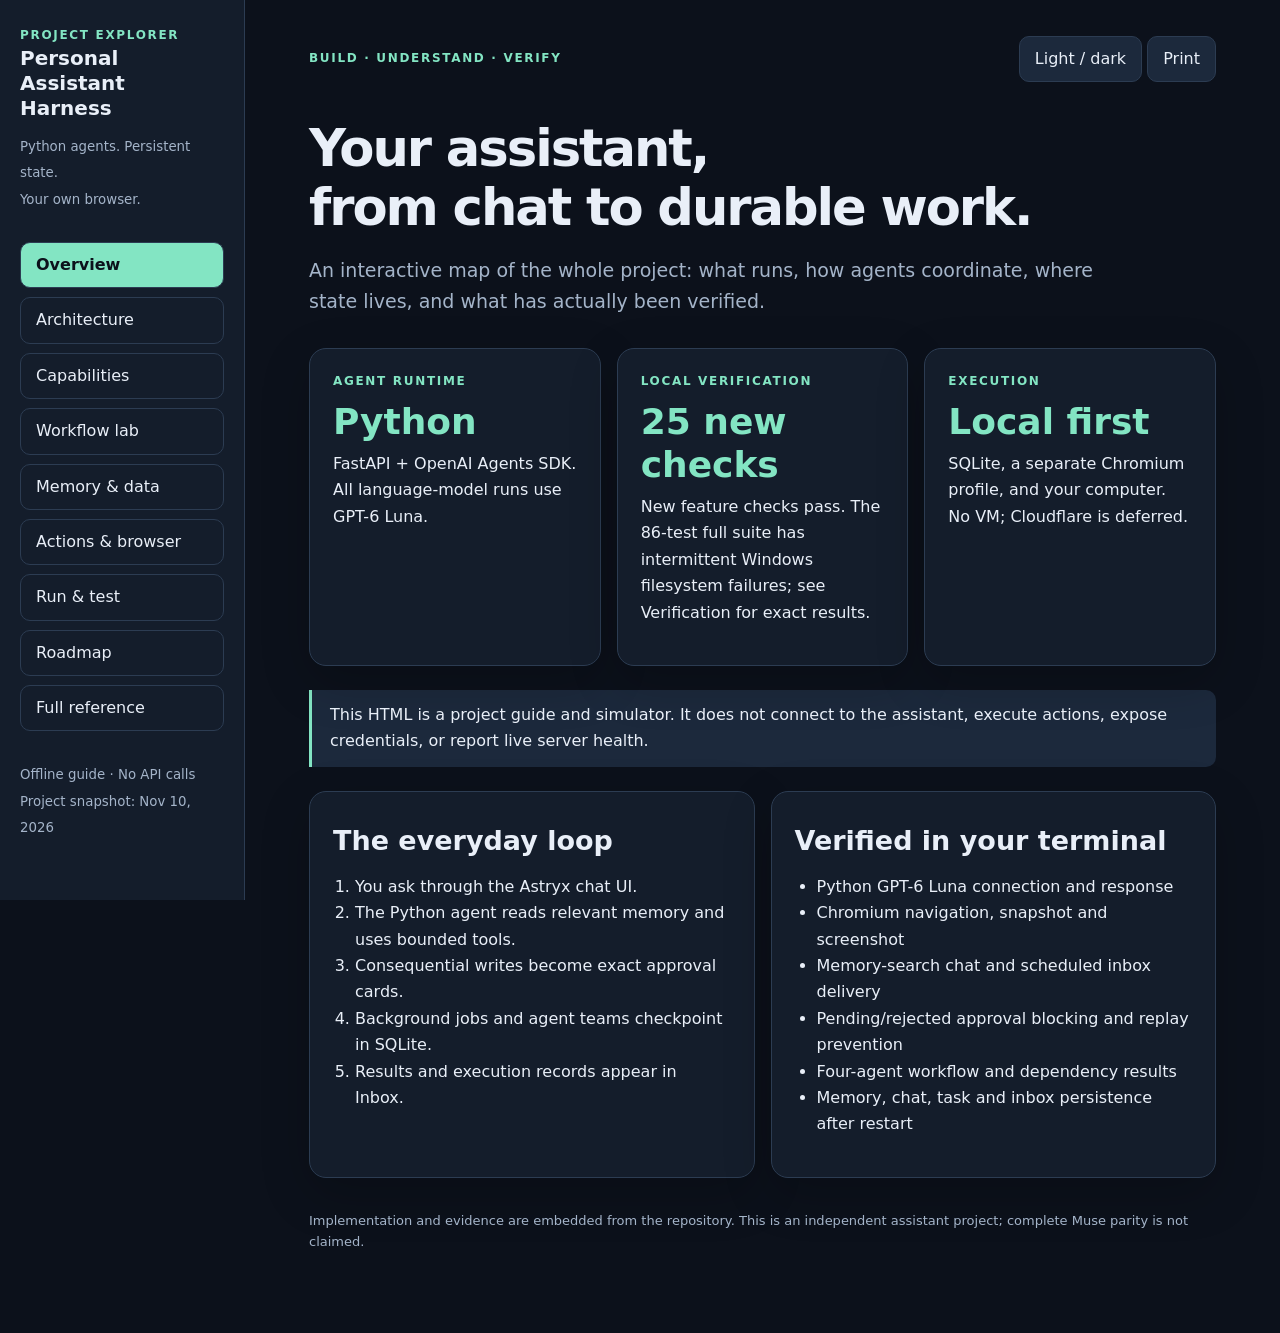
<file: docs/project-guide.html>
<!doctype html>
<html lang="en"><head><meta charset="utf-8"><meta name="viewport" content="width=device-width,initial-scale=1">
<title>Personal Assistant Harness · Project Explorer</title>
<style>
:root{color-scheme:dark;--bg:#0c111b;--panel:#141d2b;--soft:#1c293c;--text:#e9eff8;--muted:#a4b4c9;--line:#2c3c52;--accent:#83e5c3;--warn:#ffd08a;--shadow:0 16px 50px #0003}*{box-sizing:border-box}body{margin:0;background:var(--bg);color:var(--text);font:16px/1.65 system-ui,sans-serif}body.light{color-scheme:light;--bg:#f2f5fa;--panel:#fff;--soft:#eaf0f8;--text:#142238;--muted:#52657c;--line:#cbd7e6;--accent:#097554;--warn:#955300;--shadow:0 16px 50px #182d5010}button,input,select{font:inherit}button,a{touch-action:manipulation}button{cursor:pointer;color:var(--text);background:var(--soft);border:1px solid var(--line);border-radius:10px;padding:9px 15px}button:hover{border-color:var(--accent)}button:focus-visible,a:focus-visible,input:focus-visible,select:focus-visible{outline:3px solid var(--accent);outline-offset:3px}button[aria-selected=true],button.active{background:var(--accent);color:var(--bg);font-weight:700}button:disabled{opacity:.5;cursor:default}a{color:var(--accent)}aside{position:fixed;inset:0 auto 0 0;width:245px;padding:26px 20px;background:var(--panel);border-right:1px solid var(--line);overflow:auto}main{max-width:1440px;margin-left:245px;padding:36px 5vw 80px}.brand{font-size:20px;font-weight:800;line-height:1.25;margin-bottom:12px}.eyebrow{font-size:12px;letter-spacing:.14em;text-transform:uppercase;color:var(--accent);font-weight:750}.subtle,small{color:var(--muted)}nav{display:grid;gap:9px;margin:30px 0}nav button{text-align:left;background:transparent}header{display:flex;justify-content:space-between;gap:20px;align-items:center}h1{font-size:clamp(32px,4vw,55px);line-height:1.15;letter-spacing:-.04em;margin:12px 0 18px;max-width:850px}h2{font-size:27px;line-height:1.3;margin:8px 0 16px}h3{font-size:18px;margin:0 0 10px}p{margin:0 0 16px}.lead{font-size:19px;color:var(--muted);max-width:800px}.grid{display:grid;grid-template-columns:repeat(3,minmax(0,1fr));gap:16px}.two{grid-template-columns:repeat(2,minmax(0,1fr))}.card{background:var(--panel);border:1px solid var(--line);border-radius:17px;padding:23px;box-shadow:var(--shadow);min-width:0}.section{margin-top:30px}.metric{font-size:36px;font-weight:800;color:var(--accent);line-height:1.2;margin:8px 0}.badge{display:inline-block;font-size:12px;line-height:1.5;border:1px solid var(--line);border-radius:20px;padding:4px 10px;margin-bottom:12px;color:var(--accent)}.pending{color:var(--warn)}.toolbar{display:flex;gap:10px;flex-wrap:wrap;margin:22px 0}input,select{background:var(--panel);color:var(--text);border:1px solid var(--line);border-radius:10px;padding:10px;max-width:100%}input{flex:1;min-width:180px}.pane[hidden]{display:none}.note{border-left:3px solid var(--accent);padding:12px 18px;background:var(--soft);border-radius:0 10px 10px 0;margin:24px 0}.architecture{display:grid;gap:14px}.layer{display:grid;grid-template-columns:repeat(3,minmax(0,1fr));gap:12px}.node{min-height:95px;text-align:left}.node strong{display:block}.connector{text-align:center;color:var(--muted);font-size:14px}.detail{min-height:170px;margin-top:18px}.mono,code,pre{font-family:ui-monospace,Consolas,monospace}pre{white-space:pre-wrap;overflow-wrap:anywhere;background:var(--bg);padding:16px;border:1px solid var(--line);border-radius:10px;font-size:13px;line-height:1.7}.doc{white-space:pre-wrap;font-size:14px;line-height:1.85;max-height:70vh;overflow:auto}.steps{display:grid;grid-template-columns:repeat(2,minmax(0,1fr));gap:14px}.stage{border:1px solid var(--line);border-radius:12px;padding:16px;background:var(--soft)}.stage.done{border-color:var(--accent)}.stage.running{border-color:var(--warn)}.stage .state{font-size:12px;text-transform:uppercase;letter-spacing:.08em;color:var(--muted)}.stage.done .state{color:var(--accent)}.stage.running .state{color:var(--warn)}.stage p{font-size:14px;margin:8px 0 0}.log{min-height:110px;font-size:14px}.command{position:relative}.command button{font-size:12px;float:right}.tablewrap{overflow:auto}table{width:100%;border-collapse:collapse;font-size:14px}td,th{text-align:left;padding:13px;border-bottom:1px solid var(--line);vertical-align:top}th{color:var(--muted)}ul,ol{padding-left:22px}.footer{margin-top:32px;font-size:13px;color:var(--muted)}.empty{padding:35px;text-align:center;color:var(--muted)}#announcement{min-height:25px;color:var(--accent);font-size:13px} @media(max-width:1000px){.grid{grid-template-columns:repeat(2,minmax(0,1fr))}aside{width:205px}main{margin-left:205px;padding:30px}}@media(max-width:700px){aside{position:relative;width:auto;padding:20px}nav{display:flex;overflow:auto;margin:18px 0 0}nav button{white-space:nowrap}main{margin:0;padding:24px 18px}.grid,.two,.layer,.steps{grid-template-columns:1fr}header{align-items:flex-start}h1{font-size:36px}.doc{max-height:none}}@media print{aside,.toolbar,header button,.command button{display:none}main{margin:0;padding:0}.pane[hidden]{display:block}body{color:#111;background:white}.card,pre{box-shadow:none;background:white;color:#111;break-inside:avoid}.doc{max-height:none}.pane{page-break-before:always}.grid{grid-template-columns:1fr 1fr}}
</style></head><body>
<aside><div class="eyebrow">Project explorer</div><div class="brand">Personal Assistant<br>Harness</div><small>Python agents. Persistent state.<br>Your own browser.</small><nav aria-label="Guide sections" role="tablist" aria-orientation="vertical"></nav><small>Offline guide · No API calls<br>Project snapshot: Nov 10, 2026</small></aside>
<main><header><span class="eyebrow">Build · Understand · Verify</span><div><button id="theme" aria-label="Toggle color theme">Light / dark</button> <button id="print">Print</button></div></header><div id="announcement" role="status" aria-live="polite"></div>
<section class="pane" id="overview"><h1>Your assistant,<br>from chat to durable work.</h1><p class="lead">An interactive map of the whole project: what runs, how agents coordinate, where state lives, and what has actually been verified.</p><div class="grid section"><article class="card"><div class="eyebrow">Agent runtime</div><div class="metric">Python</div><p>FastAPI + OpenAI Agents SDK. All language-model runs use GPT-6 Luna.</p></article><article class="card"><div class="eyebrow">Local verification</div><div class="metric">25 new checks</div><p>New feature checks pass. The 86-test full suite has intermittent Windows filesystem failures; see Verification for exact results.</p></article><article class="card"><div class="eyebrow">Execution</div><div class="metric">Local first</div><p>SQLite, a separate Chromium profile, and your computer. No VM; Cloudflare is deferred.</p></article></div><div class="note">This HTML is a project guide and simulator. It does not connect to the assistant, execute actions, expose credentials, or report live server health.</div><div class="grid two"><article class="card"><h2>The everyday loop</h2><ol><li>You ask through the Astryx chat UI.</li><li>The Python agent reads relevant memory and uses bounded tools.</li><li>Consequential writes become exact approval cards.</li><li>Background jobs and agent teams checkpoint in SQLite.</li><li>Results and execution records appear in Inbox.</li></ol></article><article class="card"><h2>Verified in your terminal</h2><ul><li>Python GPT-6 Luna connection and response</li><li>Chromium navigation, snapshot and screenshot</li><li>Memory-search chat and scheduled inbox delivery</li><li>Pending/rejected approval blocking and replay prevention</li><li>Four-agent workflow and dependency results</li><li>Memory, chat, task and inbox persistence after restart</li></ul></article></div><div class="footer">Implementation and evidence are embedded from the repository. This is an independent assistant project; complete Muse parity is not claimed.</div></section>
<section class="pane" id="architecture" hidden><h1>Follow the system.</h1><p class="lead">Choose a component to see its responsibility and source file. The cards show layers and dependencies, not a live network.</p><div class="architecture section"><div class="layer"><button class="node" data-module="ui"><strong>Astryx / React</strong>Chat, review and controls</button><button class="node" data-module="server"><strong>FastAPI</strong>Loopback HTTP boundary</button><button class="node" data-module="runtime"><strong>Coordinator</strong>Queue, tools and recovery</button></div><div class="connector">Coordinator uses the model runner and checkpoints durable work</div><div class="layer"><button class="node" data-module="agent"><strong>GPT-6 Luna runner</strong>Agents SDK · bounded turns</button><button class="node" data-module="store"><strong>SQLite</strong>State · lineage · audit</button><button class="node" data-module="workflows"><strong>Workflow graph</strong>Specialists · joins · synthesis</button></div><div class="connector">Read capabilities and proposed writes pass through explicit boundaries</div><div class="layer"><button class="node" data-module="browser"><strong>Dedicated browser</strong>Playwright + persistent profile</button><button class="node" data-module="connectors"><strong>Google connectors</strong>OAuth + encrypted credentials</button><button class="node" data-module="workspace"><strong>Confined workspace</strong>Artifacts + optional Docker</button></div></div><article class="card detail" id="moduleDetail" aria-live="polite"></article><h2 class="section">Module catalogue</h2><div id="modules" class="grid two"></div></section>
<section class="pane" id="capabilities" hidden><h1>What can it do?</h1><p class="lead">Filter by evidence level. A working module is different from a connected account or a completed live acceptance check.</p><div class="toolbar"><input id="featureSearch" aria-label="Search capabilities" placeholder="Search memory, browser, Google…"><select id="featureFilter" aria-label="Filter verification"><option value="all">All states</option><option value="live">Live verified</option><option value="component">Implemented / component tested</option><option value="setup">Needs setup or live check</option><option value="planned">Planned / deferred</option></select></div><div id="features" class="grid two"></div></section>
<section class="pane" id="workflows" hidden><h1>A team with checkpoints.</h1><p class="lead">Two specialists run independently. A verifier waits for both; synthesis waits for verification. One final result reaches Inbox.</p><div class="note">Interactive simulation only. No model calls or backend writes. Custom production graphs support 2–8 nodes; default teams support 2–4 specialists.</div><div class="toolbar"><button id="advance">Advance simulation</button><button id="failure">Simulate specialist failure</button><button id="retry">Retry failed stage</button><button id="restart">Simulate restart</button><button id="cancel">Cancel team</button><button id="reset">Reset</button></div><div id="stages" class="steps"></div><article class="card section"><h3>Coordinator log</h3><div id="workflowLog" class="log" role="status" aria-live="polite"></div></article><div class="grid two section"><article class="card"><h3>Durability</h3><p>Completed stages remain reusable. Interrupted stages can be requeued after a restart. Explicit retries are bounded to three attempts per failed agent.</p><p>Recovery can repeat an interrupted model call and incur another charge. Persisted checkpoints are not a guarantee of exactly-once external effects.</p></article><article class="card"><h3>Permissions and capacity</h3><p>Team agents are read-only: no sends, memory/file changes, approvals or further delegation. Up to two background model calls can run concurrently, subject to available token reservations.</p><p>Cancellation stops queued and running agents. The server must stay running for progress.</p></article></div></section>
<section class="pane" id="memory" hidden><h1>Memory with a history.</h1><p class="lead">SQLite is authoritative. Human-readable files are managed projections. Corrections, source IDs and confidence make saved claims inspectable.</p><div class="grid two section"><article class="card"><h3>Layers</h3><ul><li>Raw conversation history</li><li>Bounded context summary</li><li>Curated saved claims and revision lineage</li><li>Managed MEMORY.md, daily notes and person notes</li><li>Reviewable dream proposals</li></ul></article><article class="card"><h3>Retrieval</h3><p>Keyword search and bounded GPT-6 Luna ranking retrieve saved claims. History now indexes every retained local message; Luna expands queries and ranks full-text candidates. This is not a vector embedding index.</p><p>Dream application checks the memory revision used to create it; stale proposals must not silently replace newer corrections.</p></article></div><details class="card section"><summary>What happens when I ask it to forget?</summary><p class="section">The pipeline removes the recorded claim and revision history, redacts known exact derived copies, invalidates summaries, and can remove known source messages when explicitly requested.</p><p>Unrelated paraphrases, backups and external copies may remain. Projection refresh failures are reported, and stale managed files are blocked from tool reads.</p></details><h2 class="section">Local data map</h2><div class="tablewrap card"><table><thead><tr><th>Location</th><th>Purpose</th><th>Access boundary</th></tr></thead><tbody><tr><td><code>.assistant/assistant.sqlite</code></td><td>Chat, memories, goals, tasks, schedules, approvals, inbox, usage, audit</td><td>One runtime owner; SQLite transactions</td></tr><tr><td><code>.assistant/browser-profile</code></td><td>Assistant browser cookies and profile</td><td>Separate from your everyday browser</td></tr><tr><td><code>.assistant/credentials</code></td><td>Encrypted Google token vault</td><td>Outside the model workspace</td></tr><tr><td><code>.assistant/workspace</code></td><td>Artifacts, reviewed procedures, readable memory</td><td>Confined paths and symlink checks</td></tr><tr><td><code>.dev.vars</code></td><td>Local configuration and secrets</td><td>Ignored and untracked by Git</td></tr></tbody></table></div></section>
<section class="pane" id="actions" hidden><h1>Propose. Review. Execute.</h1><p class="lead">A tool proposal and a successful external action are separate records.</p><div class="grid two section"><article class="card"><h3>Approval contract</h3><ol><li>Save an immutable payload, digest and expiry.</li><li>Show the exact destination and operation for review.</li><li>Accept or reject against the expected digest.</li><li>Atomically claim execution once.</li><li>Record outcome and audit evidence.</li></ol></article><article class="card"><h3>When the outcome is uncertain</h3><p>An interrupted external write is held for checked reconciliation. Reconciliation records evidence; it does not send the action again.</p><p>Browser approval is tied to the observed page URL. A changed page or mismatched digest must block execution.</p></article></div><details class="card section" open><summary>Browser operation and manual login</summary><p class="section">The assistant owns a persistent Playwright Chromium profile. Open a manual window to enter credentials yourself; agent operations stop during manual control. Returning control restarts the dedicated context and tab IDs may change.</p><p>Public address validation and request interception block private destinations and unapproved ordinary POST writes during automation. This is not an OS network sandbox; GET side effects and DNS races remain limitations.</p></details><details class="card section"><summary>Google, credentials and optional code execution</summary><p class="section">Google needs your own OAuth client, consent screen configuration and completed consent. Gmail sending and Calendar creation also need an exact action approval. Keep the existing HARNESS_TOKEN if it protects your vault; configure CREDENTIAL_KEY deliberately before changing it.</p><p>No host-shell tool is exposed. Docker scripts require explicit opt-in and a preloaded image; they run with no network, a read-only workspace mount and bounded resources/time.</p></details></section>
<section class="pane" id="setup" hidden><h1>Run it. Verify it.</h1><p class="lead">Commands for the project root (uv and Node required). Stop the previous server before switching runtimes or using the same SQLite state.</p><div id="commands" class="grid two section"></div><div class="note">Keep the server running in a separate terminal for HTTP smoke tests. After the first local smoke phase, restart it before running restart verification. Tests use synthetic fixtures; audit records are intentionally retained.</div><details class="card"><summary>Google connection setup</summary><ol><li>Create a Google Cloud web OAuth client and enable Gmail, Calendar, Drive and Sheets APIs as needed.</li><li>Configure consent/test users and callback <code>http://127.0.0.1:8787/oauth/google/callback</code> (adjust the port if needed).</li><li>Set GOOGLE_CLIENT_ID and GOOGLE_CLIENT_SECRET in .dev.vars.</li><li>Restart, open Connections and complete consent.</li><li>Verify a bounded read before reviewing any write proposal.</li></ol></details><h2 class="section">Troubleshooting</h2><div class="grid two"><article class="card"><h3>Cannot reach the local API</h3><p>Keep <code>uv run --directory backend harness-server</code> running. Confirm its ready log and LOCAL_PORT. A compiled build does not imply the server is running.</p></article><article class="card"><h3>DNS or browser failure</h3><p>Run <code>uv run --directory backend python -m harness.cli.network_doctor</code> in the same terminal. A browser launch does not prove navigation. Keep public-address validation enabled.</p></article><article class="card"><h3>Existing smoke fixture</h3><p>If phase one completed, restart and run <code>npm --prefix frontend run test:local -- --verify-restart</code>. For incomplete fixtures, wait until the queue is idle before <code>--cleanup</code>.</p></article><article class="card"><h3>Windows file permissions</h3><p>Use your normal terminal when the restricted session cannot replace dist files or install dependencies. A second server must not recover the same live database.</p></article></div></section>
<section class="pane" id="roadmap" hidden><h1>The remaining distance.</h1><p class="lead">The local core is verified. Account access, richer outputs and hosted operation have their own acceptance gates.</p><div id="roadmapCards" class="grid two section"></div><div class="note">No VM is planned for the current scope. Language-model calls remain GPT-6 Luna only. Media generation needs a separate provider/model policy decision.</div></section>
<section class="pane" id="reference" hidden><h1>The complete reference.</h1><p class="lead">Repository documentation is embedded in this file. Search within the selected document; no internet connection is required.</p><div class="toolbar"><select id="docSelect" aria-label="Choose document"></select><input id="docSearch" aria-label="Search selected document" placeholder="Search selected document…"><button id="docFind">Find next</button></div><div id="docResult" role="status"></div><pre class="doc" id="docContent" tabindex="0"></pre><h2 class="section">API route catalogue</h2><p class="subtle">Exact routes extracted from the runtime, plus parameterized route families. All /api routes require the bearer token. This guide never makes API requests.</p><pre id="routes"></pre></section>
</main><script id="projectData" type="application/json">{"docs": {"Read me": "# Personal Assistant Harness\n\nOpen [the interactive project guide](docs/project-guide.html) in a browser for\nthe architecture explorer, capability filters, workflow simulator, setup commands\nand full embedded documentation. It works offline and makes no API calls.\nRegenerate it after documentation changes with `uv run --directory backend python ../scripts/build-project-guide.py`.\n\nThe [knowledge and providers expansion](docs/KNOWLEDGE-AND-PROVIDERS.md) adds\nHistory, People, Repairs and Evidence screens plus configurable Slack, Mastodon,\nShopify product reads and Home Assistant state reads. Authorize each\nprovider separately; sends/posts require the existing approval flow.\n\nA local-first personal assistant using **OpenAI Agents SDK for Python + GPT-6 Luna only**,\nan **Astryx React UI**, persistent SQLite and a dedicated Chromium profile.\nAll active agent code is Python under `backend/src/harness`: the runner, tools,\nworkflow coordination, memory, dreams, scheduling, approvals, browser and\nconnectors. FastAPI serves the API and built React UI. Node is used for frontend\nbuilds and thin command/test clients. The retired backend is in\n`legacy/typescript` for reference; it is not part of the running app.\nNo VM is provisioned. Cloudflare deployment is deferred.\n\nUse **History** to find retained conversations, saved memories, specialist task\nresults, workflow plans and completed actions together. Keyword search is local;\nopen an original source before reusing its result. The agent has the same bounded\nsearch/read tools and a 12,000-character reference context budget. Connect owner-approved tools through [MCP connections](docs/MCP.md). External\nchat imports remain in [the product roadmap](docs/PLAN.md).\n\nFor repeatable local containers, follow [Docker development and acceptance](docs/DOCKER.md).\nThe runtime image keeps application state in a named volume and includes the built UI\nand dedicated Chromium. The separate acceptance image uses synthetic services.\n\n## Pull request checks\n\nGitHub Actions runs `frontend` and `backend` for every pull request. Both checks\nmust pass against an up-to-date branch before merging into `main`. CI checks\nTypeScript, builds the frontend and Python package, runs the backend suite,\nrejects tracked local credentials/state, and exercises Chromium through the\nlocal API and SQLite, including server restart persistence. These checks use\nisolated fixtures and a deterministic model; live model/provider smoke tests\nremain separate. See [local validation](docs/LOCAL-VALIDATION.md).\n\n## Project layout and development\n\nThe frontend is a standalone npm project in `frontend/`. Python is a uv workspace:\n`backend/pyproject.toml` owns dependencies, the root `uv.lock` locks them, and uv\ninstalls the `harness` package from `backend/src/`. There are no root npm manifests\nor requirements files. See [frontend development](frontend/README.md) and\n[backend development](backend/README.md) for the directory maps.\n\nFrom the repository root, run the API and frontend in two terminals:\n\n```bash\nuv run --directory backend harness-server\nnpm --prefix frontend run dev\n```\n\nOpen the URL printed by Vite (normally `http://127.0.0.1:5173`). Vite proxies\n`/api`, `/oauth` and `/health` to the backend. If the API uses another port:\n\n```bash\nHARNESS_API_ORIGIN=http://127.0.0.1:8788 npm --prefix frontend run dev\n```\n\nBackend credentials stay in the root `.dev.vars`; Vite never loads that file.\nEnter the access token in the UI. Set `SERVE_FRONTEND=false` for an API-only\nbackend. For a single-server setup, build the frontend and start the API, then\nopen `http://127.0.0.1:8787`. Its optional static adapter serves `frontend/dist`;\n`FRONTEND_DIST_DIR` can override that directory. Restart after configuration\nchanges or upgrading from the old build layout.\n\n## Workflow agents\n\nOpen **Workflows**, enter a goal, and give 2\u20134 specialists separate assignments.\nThe runtime runs specialists in parallel (up to two background model calls at\nonce), waits for all their results, runs a verifier, then a synthesizer. One final\nanswer appears in Inbox; each stage's result and attempts remain inspectable.\nChat can also create this team using the `workflow` operation.\nConcurrency can be lower when token reservations temporarily fill the daily\nbudget; queued siblings wait for capacity to be released.\n\nAll stages use GPT-6 Luna and read-only tools. They cannot send messages, change\nfiles/memory, create approvals or spawn more agents. Verification is a model\nreview with source tools, not a guarantee that every claim is true.\n\nSQLite stores the graph and stage checkpoints. Restart recovery preserves\ncompleted stages. An explicit **Retry failed agents** reuses them and allows up\nto three attempts per failed agent; a restarted interrupted call may incur\nanother model charge. Cancel stops running and queued agents. The server must\nstay running for progress.\n\nThe authenticated API also accepts custom dependency graphs with 2\u20138 nodes:\n`POST /api/workflows` with `{prompt,nodes:[{id,role,prompt,dependsOn}],output}`.\nDependencies must be acyclic, refer to existing nodes, and all contribute to the\noutput. Inspect with `GET /api/workflows/:id`; use POST to `/:id/cancel` or\n`/:id/retry`. Default teams use `{prompt,specialists?:[{role,prompt}]}` instead.\n\nAfter restarting the updated server, run `npm --prefix frontend run test:workflows` in another\nterminal. It makes four short real GPT-6 Luna calls using synthetic assignments\nand checks stage results, attempts and one final receipt. Records remain for\ninspection. Component tests use an injected runner; they do not prove live model\nexecution.\n\nThis is an implementation in progress. Implemented code, component tests,\nlive provider tests and production readiness are separate states. See\n[the ordered plan](docs/PLAN.md) and [verification ledger](docs/VERIFICATION.md).\n\n## Run locally\n\nInstall uv, Python 3.12+ and Node 22.18+ (Node 24+ recommended). Run these commands\nfrom the repository root on macOS/Linux or PowerShell:\n\n```bash\nuv sync --all-packages --locked\nnpm --prefix frontend ci\nuv run --directory backend playwright install chromium\n```\n\nCopy `.dev.vars.example` to `.dev.vars` if it does not already exist (`cp -n` on\nmacOS/Linux; `Copy-Item` in PowerShell). Set `OPENAI_API_KEY` and a random\n`HARNESS_TOKEN` of at least 24 characters. Keep the existing token if you have\nencrypted Google credentials: unless `CREDENTIAL_KEY` is configured, the token\nalso protects the vault. For bundled Chromium, set `BROWSER_CHANNEL=chromium`.\n\nNew Google/provider credential files use Python `dcrypt` text encryption. Its\nRSA key bundle is encrypted with your existing credential secret; no unencrypted\nprivate-key file is saved. Existing AES-GCM vaults remain readable and move to\nthe new format on their next successful save. Keep the original credential key:\nolder app versions cannot read the new format, so back up state before upgrading\nif you need to roll back. `cryptography` remains an updated dependency of this\nintegration and supplies legacy decryption and key protection.\n\n```bash\nnpm --prefix frontend run check\nuv run --directory backend python -m unittest discover -s tests -t . -v\nnpm --prefix frontend run build\nuv run --directory backend harness-server\n```\n\nOpen `http://127.0.0.1:8787` and enter the access token. It stays in the tab's\nsession storage. Stop any previous server on that port first, or set\n`LOCAL_PORT=8788` in `.dev.vars`. uv manages the root `.venv`; manual activation\nand `PYTHONPATH` configuration are unnecessary. `HARNESS_ROOT` can override the\ncheckout root used for configuration and data.\n\nThe runtime is loopback-only and intended for one trusted user. It works only\nwhile the local server runs; it does not keep working while the computer sleeps.\nPublic multiuser login and hosted push delivery are not built. Cloudflare hosting\nis deferred. Secrets, `.assistant/`, `.venv/`, bytecode, build output and\n`node_modules/` are ignored by Git. Existing SQLite records, the encrypted Google\nvault and the assistant browser profile are preserved.\n\n## What is implemented\n\n| Area | Current behavior |\n| --- | --- |\n| Agent loop | GPT-6 Luna, bounded turns/time, actual tool results, optional hosted web search, usage reservations |\n| State | Disk SQLite messages, goals/steps, tasks, schedules, approvals, inbox and audit |\n| Memory | Provenance, corrections, saved-memory ranking; full retained-history index with Luna query expansion/ranking; sourced people/group graph and repair threads |\n| Readable memory | Managed `memory/MEMORY.md`, recent daily notes and person notes in the workspace; SQLite remains authoritative |\n| Forget | Removes a saved claim, revision history and known exact derived copies; optionally removes known source messages; invalidates summaries |\n| Browser | Separate persistent profile, public navigation, tabs, snapshots, screenshots, visible manual login, reviewed click/fill |\n| Background | Durable queue, bounded subtasks, restart recovery, one-shot/interval/timezone cron, stable event-hook IDs |\n| Delivery | Durable inbox, repeat suppression/source-observation gate for selective research schedules; desktop notices while Inbox is open |\n| Actions | Exact immutable payload/digest/expiry, accept/reject, one execution claim, uncertain-outcome reconciliation |\n| Connections | Google OAuth with verified account/grant binding, Gmail/Calendar, opt-in Drive spreadsheet discovery and bounded Sheets reads/reviewed RAW updates; encrypted grants for Slack, Mastodon, Shopify product reads and Home Assistant state reads |\n| Workspace | Confined text/Markdown/CSV/JSON/HTML artifacts and reviewed procedures; optional Docker-only scripts |\n\nThere is no fallback to a different model. Model-based semantic ranking and\nsummary generation use GPT-6 Luna too. Token reservations are conservative\nadmission control, not a guaranteed dollar cap, and hosted search can incur\nadditional provider charges. Unknown usage remains reserved rather than refunded.\n\nForget is not forensic erasure: unrelated paraphrases, external copies and\nbackups may remain. Source chat is retained by default. If a readable projection\ncannot refresh, it is marked stale and blocked from tool reads; the API reports\nthat managed copies could not all be refreshed.\n\n## Dedicated browser\n\nIf Chromium launches but public navigation fails with `ENOTFOUND`, run\n`uv run --directory backend python -m harness.cli.network_doctor` in the same terminal as the app. It checks Python's\nOS DNS lookup and shows only proxy-setting names, never values.\nIt does not change DNS/proxy settings\nor bypass private-address checks. A browser launch does not prove DNS or page\nnavigation works.\n\nThe smoke test accepts a public target, for example\n`uv run --directory backend python -m harness.cli.smoke_browser https://playwright.dev`. It checks the HTTP response,\nreadable page snapshot and screenshot. The same public-address validation still\napplies; a custom target is not a DNS fallback for a blocked destination.\n\nCheck the model connection separately with `uv run --directory backend python -m harness.cli.smoke_model`. It makes one\nshort GPT-6 Luna call with no tools or personal context and reports token usage\nwithout printing credentials. Browser and model connectivity are separate gates.\n\nWith `uv run --directory backend harness-server` running in another terminal and no other active tasks, run\n`npm --prefix frontend run test:local` for a live chat/memory/schedule/inbox check. It makes two\nshort model runs and retains synthetic fixtures for a persistence test. Restart\nthe server, then run `npm --prefix frontend run test:local -- --verify-restart` to verify durable\nstate and clean up the temporary memory and schedule. Synthetic audit records\nare retained; this test does not send email, write calendar events or buy anything.\nIf a first phase fails after creating fixtures, wait until the queue is idle and\nuse `npm --prefix frontend run test:local -- --cleanup` to remove only its validated test fixtures.\n\nPython Playwright drives a separate `.assistant/browser-profile`. On Windows it\ndefaults to installed Microsoft Edge. Set `BROWSER_CHANNEL` or\n`BROWSER_EXECUTABLE_PATH` only for a browser installation you control; never\npoint the profile at your everyday Chrome/Edge data.\nIf using Playwright's bundled Chromium instead of installed Edge, install it\nwith `uv run --directory backend playwright install chromium` and configure\n`BROWSER_CHANNEL=chromium`.\n\nUse Browser -> Start for headless automation, or Open manual window to log in.\nAgent browser operations stop during manual control. Return control closes and\nreopens the dedicated context; cookies persist, while tab IDs may change.\n\nHTTP request policy blocks local/private destinations and unapproved ordinary\nPOST writes during headless browsing. It is not OS-level isolation: GET requests\ncan have side effects, sites may not work under these restrictions, and DNS\nchecks do not eliminate rebinding races. No arbitrary page-JavaScript tool is\nexposed. Browser writes require approvals bound to the observed page URL.\n\n## Google setup\n\nCreate a Google Cloud **web application** OAuth client, enable Gmail, Calendar,\nDrive and Sheets APIs as needed, configure the consent screen/test users, and register:\n\n```\nhttp://127.0.0.1:8787/oauth/google/callback\n```\n\nUse your actual `LOCAL_PORT` if different. Put `GOOGLE_CLIENT_ID` and\n`GOOGLE_CLIENT_SECRET` in `.dev.vars`, restart the server, and use Connections.\nThe UI presents the Google authorization link. Only a real completed consent\nflow makes the connection active. Tokens are encrypted on disk and never\nreturned to the model or status APIs.\n\nRequested scopes cover verified OpenID/email identity, Gmail read/send, Calendar\nevents, Sheets and Drive spreadsheet metadata discovery. Reconnect an existing\nGoogle grant to obtain the added scopes and verified account binding; requested\npermissions are not assumed granted. Sending email, creating events and updating\ncells still require a separate exact action approval inside the app. Pending\nactions are bound to the reviewed Google account and connection grant.\n\nConnections supports registering account-bound Sheets/ranges, opt-in discovery,\ntab metadata and bounded cell reads. Cell updates are reviewed and sent as RAW\nvalues; there is no general Drive file download or document-editing tool. See\n[Google Workspace setup and limits](docs/GOOGLE-WORKSPACE.md).\n\nGoogle consent does not activate other services. Additional Slack, Mastodon,\nShopify and Home Assistant adapters need their own authorization in\nConnections. Instagram, Threads, WhatsApp and health integrations remain open.\n\n## Files, procedures and execution\n\nArtifacts are confined to `.assistant/workspace`. HTML is displayed as text or\ndownloaded as an attachment, never executed on the assistant's origin. Managed\nmemory exports are read-only through generic file operations; edit Memory instead.\nReusable procedures live in workspace `skills/` and require review before saving.\nThese are data/instructions, not permission grants or installed executable plugins.\n\nNo host-shell tool is exposed. Script execution is disabled unless\n`ENABLE_DOCKER_EXECUTION=true`; it requires Docker and a preloaded image that\ncontains the requested interpreter. Containers have no network, a read-only\nworkspace mount and resource/time limits. Image pulls are not automatic. This\ndoes not provide arbitrary persistent Linux processes, and no VM is required.\n\nPDF/Office document generators, image/video/audio generation, commerce wallets,\nside-chat messaging, larger relationship graphs, vector embedding retrieval,\nfully deferred tool schemas and background push delivery remain later work.\nFull retained-history FTS with Luna semantic expansion/ranking and a sourced\npersonal people graph are now implemented; see the expansion guide.\nImage/video/audio providers also need a model-policy decision because the\ncurrent configuration permits GPT-6 Luna language-model calls exclusively.\n\n## Key API routes\n\nAll `/api/*` routes require `Authorization: Bearer \u003cHARNESS_TOKEN>`.\n\n- Chat/history: `/chat`, `/history`.\n- Memory: `/memories`, `/memories/:id/lineage`, `/memory/search`, `/memory/files`,\n  `/memories/:id/forget`, `/context/compact`, `/dreams/apply`.\n- Goals/tasks: `/goals`, `/goals/:id/run`, `/tasks`, `/tasks/:id/cancel`,\n  `/tasks/:id/retry`.\n- Scheduling/events: `/schedules`, `/hooks` with a stable `eventId`, `/events`.\n- Actions: `/actions`, `/approvals/:id/decision` with `expectedDigest`,\n  `/approvals/:id/reconcile` with checked outcome/evidence.\n- Browser: `/browser/status`, `/browser/launch`, `/browser/close`, `/browser/tabs`,\n  `/browser/navigate`, `/browser/snapshot`, `/browser/screenshot`.\n- Files/connections: `/files`, `/files/read`, `/files/download`, `/connections`,\n  `/connections/google/start`; `/notifications` and `/settings`.\n\nTests use real SQLite and test adapters for model/browser/provider behavior.\nThey do not establish live access to Google, OpenAI or Chromium.\n", "Architecture": "# Current local architecture\n\nThe active backend is Python/FastAPI. Agent execution, tools, workflows,\nmemory, dreams, scheduling and approvals are Python modules; React/Astryx is\nthe UI. uv installs and launches the packaged Python service. Retired\nTypeScript code is archived outside the build in `legacy/typescript`.\nCloudflare integration is deferred; the earlier Worker is not deployed by\nthe current commands.\n\nThe current implementation runs on the user's computer. **There is no VM.**\nCloudflare remains a later deployment adapter, not a dependency of local startup.\nAll language-model requests use GPT-6 Luna, including memory ranking and summaries.\n\n```mermaid\nflowchart TD\n  UI[\"Astryx UI\"] --> API[\"Loopback Python API\"]\n  API --> DB[\"SQLite state\"]\n  DB --> RUN[\"Agent runner and task queue\"]\n  RUN --> READ[\"Read capabilities\"]\n  RUN --> PROPOSE[\"Proposed write\"]\n  PROPOSE --> DB\n  API --> APPROVE[\"Owner approval card\"]\n  APPROVE --> EXEC[\"One-claim action executor\"]\n  EXEC --> DB\n```\n\n## Package boundaries\n\n`frontend/` owns its npm manifest, lockfile, dependencies, tests and `dist/` output.\nThere is no root npm project. UI screens live in `src/features/`, shared controls\nin `src/components/`, data hooks in `src/hooks/`, and HTTP transport in\n`src/api/client.ts`. The app shell and navigation live in `src/app/`.\n\nThe root uv workspace installs the package defined by `backend/pyproject.toml`\nfrom `backend/src/harness/`; `uv.lock` locks Python dependencies. HTTP guards,\nroutes and the optional static adapter live in `api/`; `application/runtime.py`\ncoordinates agent work without owning HTTP response construction. `agents/`\nseparates capability contracts, tool schemas, the SDK runner and workflows.\n`persistence/`, `knowledge/`, `scheduling/`, `integrations/`, `workspace/`, `core/`\nand `cli/` contain their respective services. All imports use the installed\n`harness` package; neither Node nor `PYTHONPATH` is required to run the API.\n\nVite proxies API/OAuth requests during development. `SERVE_FRONTEND=false` runs\nthe API alone. The optional static adapter uses a configurable build directory.\nBackend secrets are never loaded by Vite. Configuration and data resolve from\nthe checkout root, independent of the launch directory, or from `HARNESS_ROOT`.\n\n## Ownership\n\n| Concern | Owner |\n| --- | --- |\n| UI, theme and review forms | `frontend/src/` |\n| HTTP limits, static assets, loopback binding and Host checks | `backend/src/harness/api/server.py` |\n| Authentication, queue, tool dispatch, resumption and delivery decisions | `backend/src/harness/application/runtime.py` |\n| Durable transactions, revisions, action digest and recovery | `backend/src/harness/persistence/store.py` |\n| Model/tool feedback loop | `backend/src/harness/agents/runner.py` using OpenAI Agents SDK |\n| Dedicated Chromium lifecycle and public-network policy | `backend/src/harness/integrations/browser.py` |\n| Google OAuth, verified grants and fixed Google API endpoints | `backend/src/harness/integrations/google.py` |\n| Account-bound spreadsheet registrations and bounded Sheets operations | `backend/src/harness/integrations/google_sheets.py` |\n| Confined artifacts and optional Docker execution | `backend/src/harness/workspace/files.py` |\n| Human-readable memory projections | `backend/src/harness/knowledge/memory.py` |\n| Timezone cron and missed-tick coalescing | `backend/src/harness/scheduling/cron.py` |\n| Full-history search, people graph and repair records | `backend/src/harness/knowledge/index.py` |\n| Per-source freshness and bounded claim support review | `backend/src/harness/knowledge/freshness.py` |\n| Additional provider grants and bounded operations | `backend/src/harness/integrations/providers.py` |\n| Duplicate/source-observation delivery gate | `backend/src/harness/scheduling/proactivity.py` |\n\n## Data boundaries\n\n`.assistant/assistant.sqlite` owns conversation history, memories, revision\nlineage, goals, task state, schedules, approvals, inbox, usage and audit events.\nThe raw transcript, summary, curated memory and current prompt are distinct.\nSaved-memory search supports keywords or bounded GPT-6 Luna ranking. A separate\nFTS5 index covers every retained message; semantic history search expands queries\nand ranks candidates with Luna. It is not a vector embedding index. Sourced\npeople/group revisions, relationships, repairs and freshness reports share SQLite.\n\n`.assistant/browser-profile` belongs only to the assistant. It never opens the\nuser's everyday browser data. Cookies persist; tab identities can change when\nheadless/manual modes restart the browser. Manual control blocks agent browser\noperations. Password input is left to the user in the dedicated window.\n\n`.assistant/credentials` is outside the tool workspace. New Google/provider\ntokens use version-2 `dcrypt.TextCrypt` envelopes with JSON payloads, not pickle.\nThe dcrypt RSA key bundle uses 2048-bit keys and is itself Fernet-encrypted with\nthe existing credential secret. Both encrypted layers bind the intended store\ncontext; no unencrypted private-key bundle is written to disk. Legacy Google\nversion-1 and provider AES-GCM envelopes remain readable and migrate only on a\nsuccessful save. The older application cannot read version-2 files; a rollback\nrequires restoring the matching pre-upgrade state backup. Status/model/tool APIs\ndo not expose token values.\n`.assistant/workspace` contains artifacts, reviewed procedures, and managed\nmemory files. Relative-path checks and symlink checks confine file operations.\n\n## Execution and authorization\n\nGoogle grants now include a verified account identity, stored granted scopes and\na fresh connection ID. Gmail, Calendar and Sheets action proposals bind that\nidentity and connection ID; replacing the connection invalidates stale actions.\nOAuth/refresh/execution coordination prevents a connection replacement from\nsilently changing the account used by an approved action. Old vaults lacking\nidentity require fresh consent for identity-bound features and writes.\n\nDrive access is opt-in spreadsheet metadata discovery, not general file content.\nAccount-bound Sheets registrations grant either a single bounded range or a\nspreadsheet whose individual operations still require bounded ranges. Discovery\nhandles are short-lived and connection-bound. RAW cell updates use the existing\napproval/execution lifecycle. See `GOOGLE-WORKSPACE.md` for scopes and limits.\n\nThe model proposes tools and consumes actual results. External writes pass\nthrough immutable approvals with an expiry and SHA-256 digest. An owner decision\npermits one atomic execution claim. A failed/interrupted write is uncertain\nuntil checked; recording a checked outcome does not execute it again.\n\nTask and schedule state persist separately from SDK inference state. Queue\nrecovery requeues bounded interrupted runs and holds uncertain writes for review.\nSchedule dispatch atomically enqueues its stable occurrence ID and advances the\nschedule. Background work continues only while the local server is running.\nThe scheduler selects queued work oldest-first in keyset-paginated batches,\nindependently of the bounded recent-task lists used by the UI and history APIs.\nCompleted history therefore cannot hide older queued tasks.\n\nSubtasks are bounded and read-only; child results are handed back explicitly.\nManaged goal-step completion needs a reference to a source or artifact observed\nby that task. A human can explicitly update goal state independently.\n\nToken reservations limit admission across runs; final usage is recorded. These\nare not exact cost ceilings, and hosted search has additional charges. The\ncurrent tool surface is a bounded operation dispatcher; fully lazy SDK schema\nloading is not implemented.\n\n## Proactivity and outputs\n\nExplicit reminders can deliver each occurrence. Changes-only research schedules\ncompare fingerprints, re-read bounded source excerpts and require a per-source\nfreshness and model-based claim-support review. Unsupported/incomplete reviews\nare held with a repair thread. Results and\ndelivery decisions remain inspectable separately. This checks observations and\nfreshness; it does not prove every claim. Desktop notifications currently work\nonly while Inbox is open, not as closed-app push.\n\nDreams create evidence-backed proposals. Applying reviewed text requires the\ncaptured memory revision. They do not rewrite executable system instructions or\nsilently authorize new work. Readable memory projections are conveniences; if\nrefresh fails, stale managed files are blocked while SQLite stays authoritative.\n\nGenerated HTML is text/attachment data on the app origin. No host-shell tool is\nexposed. Optional script execution requires explicitly enabled Docker and a\npreloaded image, with no network and read-only workspace mounts. There is no VM\nprovisioning or arbitrary persistent Linux process environment.\n\n## Verification boundary\n\nSee `VERIFICATION.md` for actual checks. Unit/component tests use model/browser\nadapters and mock Google HTTP. Chromium launch, real account consent, full live\nmodel use and Cloudflare deployment are not inferred from passing tests.\n", "Roadmap": "# Personal assistant: ordered implementation plan\n\nBuild a local-first assistant with GPT-6 Luna only, Astryx UI, persistent state,\nits own Chromium browser, controlled actions and background work. All active\nagent behavior runs in Python; the UI remains React/Astryx. Hosted Python and\nCloudflare integration follows local acceptance testing. This is an\nindependent product inspired by public behavior, not a reproduction of Meta's\nprivate backend or a promise of Muse feature parity.\n\nThe dedicated Linux VM is explicitly out of scope at the user's request. Do\nnot provision one or make it a prerequisite for local operation.\n\n| Order | Deliverable | Acceptance gate |\n| --- | --- | --- |\n| 1 | Local Python/FastAPI server, disk SQLite, authenticated API, durable task queue and recovery | Start without Cloudflare; history survives restart; interrupted writes are not blindly repeated |\n| 2 | Dedicated persistent Chromium profile, tabs, navigation, page snapshots, screenshots, manual login | Open a public page, inspect it in UI, retain dedicated logins across relaunch; never use everyday profile |\n| 3 | Immutable action payloads, exact approval cards, expiry, atomic execution claims, audit, usage limits | Unapproved/rejected/expired actions never execute; duplicate approval cannot repeat writes; interrupted actions become uncertain |\n| 4 | Typed searchable memory, corrections, version checks, goals/steps, summaries, dream proposals | Corrections win over inference; stale dreams conflict; goal progress and evidence remain inspectable |\n| 5 | One-shot, interval and timezone cron; events; bounded subtasks; notifications and resumption | UI can close while server stays running; stable occurrence IDs suppress duplicates; unread results remain in inbox |\n| 6 | Google OAuth PKCE, encrypted vault, Gmail search/read/send, Calendar list/create | User authorizes real scopes; reads work; sends/event writes require exact approval; disconnect removes credentials |\n| 7 | Confined files/artifacts, reviewed reusable procedures, Docker-only code execution | Reject traversal/symlinks; download real outputs; never execute scripts on host; bound resources/time |\n| 8 | Cloudflare browser/executor adapters, hosted deployment, real multiuser auth, push delivery | Repeat local acceptance checks on hosted bindings; isolate tenants and test retention/export |\n\nWorkflow orchestration is implemented locally: validated DAGs, parallel\nspecialists, dependency joins, verifier and synthesis agents, persisted stage\nresults, bounded retries reusing successful stages, cancellation, and a single\nfinal inbox answer. Chat can create teams; the Workflows UI exposes progress,\nresults and controls. All stages are read-only GPT-6 Luna runs. Component tests\nand frontend build pass. The user also passed the live Python workflow gate:\nspecialists, verifier and synthesizer consumed dependency results, each ran once,\nand one final inbox receipt was recorded. Python local/restart and approval\nacceptance checks passed as recorded in `docs/VERIFICATION.md`.\n\nIndependent modules may be prepared in parallel. Being implemented is not the\nsame as being live-tested. Do not claim a stage complete without its gate.\n\n## Product iteration: recall and everyday usability (November 2026)\n\nThe current iteration unifies retained chat, memory, task and specialist results, workflow definitions and recorded action outcomes in local keyword search. The agent uses bounded excerpts and can inspect a specific source. Search requires no model calls. Navigation groups daily work, knowledge, automation and settings. Provider-reported cache usage is recorded separately from total usage; character bounds are not token estimates or guaranteed savings.\n\nNext acceptance gates, in order:\n\n1. Add an owner-managed MCP connection registry with explicit per-tool grants, encrypted credentials, connection tests and bounded results. Keep remote tool requests behind the same authorization and approval policy. Do not inherit Codex app connections or treat server read-only hints as permission. Test timeout, credential redaction, tool changes, malicious content and reconnect behavior against a local fixture before enabling a real server. Retain attributable tool-result receipts so recall can find those results. MCP connections are now implemented with owner discovery/grants, encrypted storage, schema-bound reviewed calls and searchable result receipts; see MCP.md for supported schemas and protocol limits.\n2. Provide reproducible Docker Compose development with persistent SQLite/workspace/browser volumes, local-only published ports, explicit container bind/host validation, health checks and startup migrations. Prove restart/recovery, approvals, browser isolation and UI acceptance inside containers. The optional Docker script executor is separate from containerizing the application.\n3. Add resumable chat sessions, user-visible context/source usage, reusable workflow templates and measured recall evaluations. Existing retained messages remain a single conversation stream; no imported external chats or Codex subagent history is available.\n4. Only after the container gate passes, build and validate Cloudflare Workers adapters for durable state, browser/execution and private credentials, plus authenticated owner access. Cloudflare deployment is the last stage; this local Python process cannot be assumed to run unchanged inside Workers.\n\nA release needs passing backend and Chromium acceptance tests plus frontend checks. Live Google/MCP authorization, model spending and hosted deployment require their own explicit verification; fixture tests do not prove live service connectivity.\n\n## Runtime design\n\n```mermaid\nflowchart TD\n  UI[\"Astryx UI\"] --> API[\"Authenticated local API\"]\n  API --> DB[\"SQLite state and queue\"]\n  DB --> RUN[\"Bounded GPT-6 Luna runner\"]\n  RUN --> READ[\"Browser and connector reads\"]\n  RUN --> PROPOSE[\"Action proposals\"]\n  PROPOSE --> DB\n  API --> APPROVE[\"Exact approval\"]\n  APPROVE --> EXEC[\"Controlled executor\"]\n  EXEC --> DB\n```\n\nState, cookies, encrypted OAuth credentials and workspace data live under\n`.assistant/` and never enter Git. A local process must remain running for\nbackground work. A sleeping/offline laptop is not an always-on cloud service.\n\n## Rules that must be enforced in code\n\n- Distinguish model proposals, authorization, execution and user receipt.\n- Tasks persist queued/running/waiting_approval/completed/failed/cancelled state.\n- Bind an approval to immutable arguments, digest and expiry. Claim execution\n  once; a crash during an external write becomes uncertain, not an automatic retry.\n- Stable schedule occurrence IDs; coalesce missed interval ticks after downtime.\n- Separate history, summary, memories and current context. Preserve provenance,\n  user corrections and optimistic memory revisions.\n- Dreams publish evidence-backed proposals first. Approval applies against the\n  input revision; inferred preferences never become authorization.\n- Public browsing is available; browser click/fill actions require review.\n  No arbitrary JavaScript execution tool. Manual login happens in the separate\n  browser. Cookies and credentials are never exposed through API/model context.\n- Scripts run only in explicitly enabled Docker containers, with no network,\n  confined mounts, resource/time bounds and explicit approval. No host shell tool.\n- Reserve and record tokens; limit turns, concurrent runs and child tasks.\n  Do not advertise a dollar cap without verified model prices.\n- Artifact HTML downloads as attachments, not executable pages on the app origin.\n\n## External prerequisites and deferred capability\n\nGmail/Calendar need the user's own Google OAuth client and consent.\nThreads, Instagram, health and device integrations each need supported APIs,\neligible accounts and separate authorization. Interface code does not mean an\naccount is connected. Image/video/audio generation needs provider-specific\nmodels; using GPT-6 Luna for language does not provide those modalities.\n\n## Research sources\n\n- [Official Muse design](https://muse.ai/blog/how-we-designed-muse): agent\n  computer/browser, background goals, editable memory, structured permissions,\n  artifacts; product behavior rather than a full backend contract.\n- [CodePick guide](https://codepick.dev/en/guides/muse-architecture/): independent\n  analysis that explicitly distinguishes observations from unknown internals.\n- [Playwright persistent context](https://playwright.dev/docs/api/class-browsertype#browser-type-launch-persistent-context): dedicated user-data directory and lifecycle.\n- [OpenAI SDK approvals](https://openai.github.io/openai-agents-js/guides/human-in-the-loop/): interruption/resumption primitives.\n- [Google Gmail quickstart](https://developers.google.com/workspace/gmail/api/quickstart/nodejs): API project, scopes and user consent.\n- [Cloudflare browser sessions](https://developers.cloudflare.com/browser-run/features/reuse-sessions/): later hosted session management; reuse is not a permanent VM guarantee.\n\n## Verification\n\nBefore expansion, TypeScript, frontend build and 19 component tests passed.\nLive model/browser/background operation was not verified. Record current\nevidence and blockers in `docs/VERIFICATION.md`; clearly label test doubles.\nMissing credentials, dependencies, network and process permissions are blockers,\nnot successful live tests. Deployment remains deferred until local validation.\n\n## Additional target capabilities from Muse's self-description\n\nTreat these as product requirements to evaluate, not independently verified\nfacts about Muse's internal implementation.\n\n| Requirement | Current implementation or next work |\n| --- | --- |\n| Claim lineage | Implemented version chain, source IDs, provenance and confidence; source claims still need human/provider verification |\n| Human-readable layers | Managed readable files plus reviewed people/group nodes, directed sourced relationships and revision history |\n| Semantic retrieval | Saved-memory ranking plus all retained-message FTS5 with Luna query expansion/ranking; vector embeddings remain open |\n| Alignment dreams | Read-only synthesis proposals and reviewed revision-safe application; no automatic rewritten system prompt |\n| Proactive delivery | Explicit reminders vs changes-only delivery with per-source re-reading, bounded claim-support review and repair records; full factual guarantees and closed-app push remain open |\n| Deferred namespaces | A bounded operation dispatcher exists; true on-demand SDK schema loading remains open |\n| Side chats and messaging | Not implemented; require separate thread state and provider-specific messaging authorization |\n| Rich documents/media | Text/web artifacts exist; PDF/Office generators and media providers remain open |\n| Commerce and phones | Not implemented; provider/payment/device setup and stronger per-action review would be required |\n\nThe user has now passed live browser navigation/snapshot/screenshot, GPT-6 Luna\nconnectivity, memory-search chat, scheduled execution/inbox delivery, restart\npersistence and browser approval/rejection/digest/replay smoke tests. See\n`docs/VERIFICATION.md` for the evidence and scope. Remaining local gates include\nvisible/manual browser control, retained dedicated logins, memory/dream UI\nreview, real Google OAuth consent and optional Docker execution. These remain\nopen before hosted deployment; no OAuth or account-write success is claimed.\n\n## Knowledge and provider expansion\n\nImplemented locally: full retained-history retrieval, sourced people/group graph,\nper-source freshness and bounded claim support review, durable repair threads,\nand Slack/Mastodon/Shopify/Home Assistant adapters. See\n`KNOWLEDGE-AND-PROVIDERS.md` for limits, setup and APIs. New live acceptance and\nprovider consent remain pending; baseline live checks do not establish them.\n\n\n## Cloudflare setup deferred by owner\n\nThe owner explicitly deferred actual Cloudflare account/domain setup on November\n13, 2026. Do not deploy a temporary/public demo account or ask for API keys in\nchat. Complete local Docker acceptance first. The Cloudflare CLI is available\nthrough pinned wrangler 4.162.0, but `wrangler whoami` currently reports no login.\n\nDeployment must preserve durable state and approvals; it cannot merely copy the\nlocal SQLite database into an ephemeral Worker filesystem. Python Workers run in\nPyodide and need service adapters; Cloudflare Containers also have ephemeral disk\nby default. Before release, select and test authoritative durable storage,\nworkspace/browser persistence, crash recovery, owner authentication, secure\ncredential storage and scheduled wakeups. A Worker can route authenticated UI\nand API requests, but an unauthenticated reverse proxy is not a production\nassistant. Keep the existing Linux VM exclusion.\n\nPrimary platform references:\n- https://developers.cloudflare.com/workers/languages/python/how-python-workers-work/\n- https://developers.cloudflare.com/workers/languages/python/stdlib/\n- https://developers.cloudflare.com/containers/faq/\n- https://developers.cloudflare.com/containers/api/durable-object-container/\n\nThis records requirements and the setup deferral, not a claim of Cloudflare\nruntime compatibility, deployed authentication or hosted persistence.\n", "Verification": "# Verification ledger\n\n## Google Workspace expansion \u2014 November 13, 2026\n\nAdapted the reference `jarvis-parallax` account-bound Google structure to this\nPython harness: verified OIDC identity and grant binding for Gmail/Calendar/Sheets\nwrites; opt-in Drive spreadsheet metadata search; account-bound registrations;\nbounded tabs/ranges and reviewed RAW cell updates. See `GOOGLE-WORKSPACE.md`.\n\nThe local Windows Python 3.12 suite ran 118 tests: 117 passed and one Windows\nsymlink test was skipped. TypeScript checks, production frontend build, Python\ncompilation, locked install, source/wheel package build and tracked-private-file\nguard passed. The existing fifteen-screen Chromium/HTTP/SQLite/restart flow\npassed. A new real Chromium-to-local-API test passed registration, bounded read,\npending approval, exactly one simulated RAW update, opt-in Drive discovery, tab\nselection, discovery disable and restart persistence. Both browser scenarios are\nincluded in the same existing frontend PR check.\n\nNew tests cover old grant reconnection, scopes actually granted, failed identity\nverification, same-account-only refresh reuse, range and cell bounds, account\nisolation, registration limits, discovery expiry/revocation, pending-write\ninvalidation after reconnect or unregister, RAW content/replay, refresh scope\nrevocation, reconnect/write serialization, fixed endpoints, response caps,\nredirect rejection and read-only agent boundaries. A proposal route cannot\noverride its path's registered spreadsheet handle.\n\nAll Google responses and credentials were synthetic. No live account consent,\nDrive listing, spreadsheet read/write, email or calendar mutation was performed.\nThe new connector scopes require local client setup and fresh consent before\nlive acceptance can establish real account behavior.\n\n## Repository restructuring \u2014 November 11, 2026\n\nThe active frontend is now a standalone `frontend/` npm project with feature\nscreens, shared components/hooks, an API client and HTTP acceptance clients.\nThe Python service is installed from `backend/src/harness/` using the uv\nworkspace and committed lockfile. Root npm manifests, root node_modules,\nrequirements files and the Node-to-Python launcher were removed.\n\nTypeScript checks (including acceptance clients), frontend build and the 88\nexisting backend tests passed after source moves and HTTP dispatch extraction.\nThe final full suite passed all 91 tests, including three new configuration\ntests for cwd-independent state paths,\nexplicit roots, API-only mode settings and the default frontend directory.\nThe backend source distribution and wheel also built successfully.\nA Chromium check rendered all 16 screens without JavaScript errors and sent a\nsynthetic chat through the Vite proxy to the refactored API. The API also served\nthe built UI directly. These checks used temporary SQLite data and an injected\nmodel runner, not live provider writes or model calls. Existing local state and\ncredentials were not used by the preview.\n\nHistorical commands below refer to older layouts. Use the root and package\nREADMEs for current uv/npm setup and verification commands.\n\n## Knowledge and provider expansion \u2014 November 10, 2026\n\nThe user passed `npm run test:knowledge` against the running Python service in\ntheir normal PowerShell terminal. Verified: people/group relationships, source\nprovenance, graph revisions, full-history indexing, live GPT-6 Luna query\nexpansion/ranking, repair review with evidence, an unsourced-update hold, and\nthe credential-free provider catalogue. Temporary graph/memory fixtures were\nremoved; synthetic chat and source-review audit records may remain. This does\nnot verify a real provider grant/read/write, supported-source claim review, or\nvisual UI behavior.\n\nThe suite now contains 86 tests. The earlier 85-test run passed 84 with one\nWindows symlink skip. After adding source-correction invalidation, full-suite\nreruns encountered intermittent restricted-host SQLite read-only and Windows\nsharing-lock failures in existing persistence/file fixtures; the failing cases\npassed when rerun in isolation. Do not treat this as a clean full 86-test run.\nAll 25 new feature checks passed when run separately. They cover indexing beyond\nthe recent-history window, transactional edit/delete\nsynchronization, legacy backfill, semantic expansion/ranking and usage, sourced\ngraph revisions/relationships, forgetting derived graph copies, repair transition\nand evidence rules, per-source freshness, held updates, invalid claim reviews,\nOAuth PKCE/refresh, encrypted provider grants, bounded reads, account binding,\nand exactly one approved send using a mocked transport. Source corrections\ninvalidate old summaries and suppress sourced graph context until owner review. No provider account\nwrite was made. Windows fixture cleanup retries transient sharing locks only.\n\nTypeScript/Python checks and the frontend build passed. The existing dist\nfolder could not be emptied in this restricted session; building with\n`npm run build -- --emptyOutDir false` succeeded and updated the served assets. New History, People, Repairs, Evidence and provider Connections UI\nare implemented; visual and live acceptance for these screens remains pending.\nThe synthetic `npm run test:knowledge` live gate passed as recorded above.\nIt used three short model calls and no provider writes.\n\nLive source-page support review and each real provider authorization/read remain\nunverified. Slack/Mastodon writes additionally require exact owner approval;\nShopify is product-read only and Home Assistant exposes exact entity-state reads\nonly. Existing baseline live results below do not establish these new features.\n\nHistory meaning search uses FTS5 across retained messages with GPT-6 Luna query\nexpansion/ranking; it does not use vector embeddings or promise exhaustive\nsemantic recall. Source review is model support assessment over bounded excerpts,\nnot independent fact verification. See KNOWLEDGE-AND-PROVIDERS.md.\n\n## Python migration \u2014 current runtime\n\nThe user also passed `test:local -- --verify-restart` against the restarted\nPython server: memory, chat, the completed scheduled task and its inbox result\nsurvived. Temporary memory and schedule fixtures were removed; synthetic\nchat/task audit records were retained. An initial attempt could not reach the\nlocal API; the subsequent successful retry establishes the restart gate.\n\nThe user passed the Python HTTP acceptance checks from their normal terminal:\n`test:local` verified authentication, rejected unauthenticated access, saved\nmemory/source lineage, actual memory-search tool use in chat, one-shot scheduled\nexecution, duplicate suppression and inbox receipt. `test:approvals` verified\npending/rejected browser actions remain blocked, digest mismatch rejection,\none approved public-page click and replay blocking. `test:workflows` verified\nspecialists, verifier and synthesizer consume dependency results, persisted\ncheckpoints, one attempt per agent and one final inbox result. Synthetic audit\nrecords remain. The subsequent restart verification recorded above passed and\nremoved the temporary local memory/schedule fixtures.\n\nThe user subsequently passed both live Python smoke gates in a normal\nPowerShell terminal: GPT-6 Luna via the Python Agents SDK returned the expected\nmarker (226 input tokens, 8 output tokens), and Python Playwright launched the\ndedicated Chromium profile, navigated to `https://playwright.dev`, read a page\nsnapshot and captured a screenshot. FastAPI/Uvicorn then reported successful\nstartup on `http://127.0.0.1:8787`. Python local/restart, approval and workflow\nHTTP acceptance checks were subsequently passed as recorded above.\n\nRetry validation on November 10, 2026 (UTC): 61 Python tests ran, with 60\npassing and one Windows symlink test skipped. TypeScript and Python compilation\npassed. Artifact writes now retry brief Windows sharing violations, with a\nregression test. The React build passed into\n`.assistant/python-build-validation`; replacing the existing `dist/index.html`\nwas denied by the restricted host. Python Playwright installation remains\nblocked in this terminal (pip returned no matching distribution), so repeat\nlive Python acceptance from a normal terminal after installing requirements.\n\nThe active service is now Python/FastAPI and OpenAI Agents SDK for Python.\n`npm run dev`, `npm test`, `test:model`, `test:browser` and network diagnostics\nlaunch Python. React/Astryx and the HTTP acceptance clients remain frontend/test\ncode. The retired backend and its tests are isolated in `legacy/typescript`.\nCloudflare deployment commands are disabled until hosted Python integration is\nimplemented.\n\nPython checks cover actual SDK tool schemas, workflow validation, Toronto DST,\nreal SQLite, memory provenance/forgetting, approval claims and replay, encrypted\nGoogle vault compatibility with mock HTTP, confined files, browser policies,\nparallel dependency joins, retries, cancellation and scheduled execution. Runtime\ntests use injected models/browsers and an offline event loop that prohibits\nnetwork I/O; it is never used by the application server or live smoke commands.\n\nA closed synthetic database created by the Node implementation was copied into\na Python-created file and resumed. Memory/chat survived and a completed stage\nwas reused. The restricted test host denied writes when reopening the original\nNode-created file directly; that direct in-place handover remains a normal-user\nterminal acceptance check. No live assistant database or credentials were\nmodified by these tests.\n\nPython dependency installation was blocked in the restricted terminal. The user\nsubsequently ran the Python model, browser, local/restart, approval and workflow\nacceptance checks successfully in their normal terminal, as recorded above.\nHistorical results below describe the retired TypeScript runtime separately.\n\n## TypeScript baseline \u2014 historical results\n\n- TypeScript validation has passed after local server/UI integration.\n- The component suite has 62 tests: 61 passed, 1 skipped in the last full run.\n  The skipped symlink test is blocked by Windows test-symlink permissions.\n- Tests exercise real SQLite, memory lineage and forgetting, queued schedules,\n  approvals/rejection/replay, stale browser URL checks, uncertain outcomes,\n  restart recovery, Google token encryption/refresh (mock HTTP), workspace\n  confinement and delivery-selection rules.\n- The expanded Astryx frontend compiled in an isolated output directory:\n  `npm run build -- --outDir ../.assistant/build-validation`.\n  The normal output directory was locked by a running process, so that build\n  did not replace the UI served by the existing dev server.\n- The new Node server reached its ready log on port 8788. Port 8787 was occupied\n  by a previous server. Browser access to the restricted-session listener timed\n  out; a terminal localhost request also failed. This is not a completed live UI test.\n- GPT-6 Luna connection and response passed in the user's normal terminal\n  (222 input tokens, 8 output tokens). The earlier restricted-session attempt\n  failed with a connection error.\n- `playwright-core` and `cron-parser` were subsequently installed from the user's\n  terminal. The real cron parser passed timezone/DST tests for Toronto. The browser\n  smoke test passed in the user's normal terminal against `https://playwright.dev`:\n  launch, navigation, readable snapshot and screenshot. The default `example.com`\n  target fails local OS DNS lookup; the DNS guard remains enabled.\n- Google OAuth has not been completed. Client configuration and real account\n  consent are required. Mock connector tests are not evidence of an active account.\n- No VM was created, no Cloudflare deployment was performed, and no real email,\n  calendar write, purchase or script execution was performed during verification.\n\n## Live acceptance sequence\n\n1. Stop the older dev server. Run `npm install`, `npm run check`, `npm test`,\n   `npm run build`, then `npm run dev` in a normal local terminal.\n2. Connect with the existing local access token. Send a short chat and confirm\n   the actual model response, usage ledger and persisted history after restart.\n3. Save/correct a memory, inspect Lineage, refresh readable memory exports, and\n   verify a dream cannot apply against a newer revision.\n4. Start the dedicated browser, navigate to a public test page, inspect text and\n   screenshot, then test visible/manual takeover and retained login separately.\n5. Propose a harmless browser click. Verify it does not run before approval,\n   runs once after approval, rejects a changed page, and records its outcome.\n6. Schedule a one-shot task, close the UI, leave the server running, reopen and\n   confirm task execution and inbox receipt independently. Repeat across restart.\n7. Complete Google consent, verify a bounded read, then create a draft action\n   proposal. Send/create only after reviewing the exact destination and payload.\n\n## Limits still under review\n\n- The configured token reservation is admission control, not an exact dollar cap\n  or a proof of worst-case model cost. Hosted tool fees are additional.\n- Browser request interception is not an operating-system network boundary;\n  GET side effects and DNS races remain limitations. Some sites need manual use.\n- Readable memory projections can fail to overwrite files under the restricted\n  filesystem. SQLite remains authoritative; stale managed files are blocked and\n  forgetting reports incomplete projection refresh rather than hiding it.\n- Forgetting covers recorded claims, exact known copies and optional known\n  source messages. It cannot guarantee removal of paraphrases or backups.\n- Source-observation gates do not prove every factual statement true.\n- Inbox/desktop notices while open are not push delivery when the app is closed.\n- The expanded local implementation has not yet been ported to the Cloudflare\n  adapter, and is not presented as Muse parity or production-ready.\n\n## User-terminal browser result\n\nThe user ran `npm run test:browser` in their normal PowerShell terminal:\nChromium launched successfully, then the OS-level public-address lookup for\n`example.com` returned `ENOTFOUND` before page navigation. Thus launch is now\nverified outside the agent sandbox; navigation/snapshot/screenshot remain open.\nThe `doctor:network` command compares OS lookup and configured-resolver DNS\nqueries for the browser, OpenAI and npm targets, with no networking changes.\nThe DNS guard now reports a useful error and its failure/private-answer behavior\nis covered by six browser-policy tests. TypeScript validation passes.\n\nThe user's network doctor showed `example.com` failing OS lookup while direct\nconfigured-resolver A/AAAA queries succeeded. OpenAI and npm resolved through\nall tested methods. This establishes a target/resolver-path difference, not its\ncause. The smoke test now accepts a public target without changing the policy;\nThe user subsequently ran `npm run test:browser -- https://playwright.dev` and\nreported success for launch, public navigation, readable snapshot and screenshot.\nThat browser smoke gate is now verified from their normal terminal. It does not\nprove persistent login, arbitrary sites, manual takeover or consequential actions.\n\nThe next isolated live gate is `npm run test:model`: one short GPT-6 Luna call\nwith tools disabled and no personal context. The user ran it successfully:\n222 input tokens and 8 output tokens were reported. Model connection/response\nis now verified from their normal terminal.\n\nNext is `npm run test:local` against the running Node API. It requires an idle\nqueue, creates synthetic memory/schedule fixtures, checks a real memory-search\ntool call in chat, waits for scheduled execution, and verifies inbox receipt.\nIts second phase (`--verify-restart`) requires a new runtime instance and checks\non-disk persistence before cleaning up only its known temporary memory/schedule.\nIt intentionally retains synthetic chat/task audit records. The user completed\nboth phases successfully, including restart persistence for memory, chat,\ncompleted scheduled task and inbox result. Temporary memory and schedule were\nremoved; synthetic chat/task audit records remain.\n\nThe user passed `npm run test:approvals` against the running local server.\nIt selects an observed public Playwright documentation link, verifies pending and\nrejected proposals do not navigate, rejects a wrong digest, approves one click,\nand checks replay rejection plus a single execution receipt. No model calls or\naccount writes are made. The public tab and synthetic approval/audit records\nremain for inspection. The user reported that pending/rejected proposals left\nthe page unchanged, a wrong digest was rejected, the approved click completed\nonce, and replay was blocked. This verifies that public-navigation flow; it\ndoes not verify account writes, browser login persistence or manual takeover.\n\nNext local acceptance checks are visible/manual browser control and dedicated\nlogin persistence across browser relaunch. Use the Browser UI to open the\ndedicated window, sign in manually to a chosen account, return control to the\nassistant, then close/reopen the dedicated browser and check the session.\nCredentials must stay in that browser; do not paste them into chat or files.\nGoogle connector acceptance separately requires OAuth client configuration and\nconsent. Cloudflare deployment remains deferred.\n\nLocal startup now claims SQLite process ownership before recovery. A second\nupdated server cannot take a live state directory, even if given a different\nport. A new component test verifies exclusion and release after a clean shutdown.\nGoogle disconnect also retries transient Windows credential-file locks briefly;\nif deletion still fails it reports failure instead of claiming disconnection.\n\n## Workflow agents\n\nWorkflow DAG validation, parallel specialist execution, dependency joins,\nverification/synthesis ordering, chat creation, read-only enforcement, retry\nreuse/limits, cancellation, restart checkpoint recovery, receipt repair and\nexact-copy memory forgetting passed with real SQLite and an injected model\nrunner. The Workflows Astryx UI compiled into\n`.assistant/workflow-build-validation`. A subsequent normal `npm run build`\nalso passed and updated the UI served from `dist`.\n\n`npm run test:workflows` is ready for the running updated local server. It uses\nfour short real GPT-6 Luna calls with synthetic data, checks each dependency\nresult, one attempt per stage and one final inbox receipt. The user ran this\ngate successfully: specialists completed, verifier and synthesizer consumed\ntheir dependency results, each agent ran once, and one final inbox result was\nrecorded. This validates the synthetic four-agent live flow; failure/restart\ncases remain covered by component tests with an injected runner.\nCloudflare's original workflow adapter has\nnot been expanded to support these local agent graphs.\n\n\n## Recall and usability release - November 13, 2026\n\nUnified local recall searches retained messages, memories, tasks (including\nspecialist results), workflow definitions and completed action receipts. New\nregressions cover records beyond the newest 500, legacy backfill, source edits,\ndeletes, existing forget semantics, transaction rollback, cross-table row IDs,\nquery operators as data, output bounds and read-only specialist access.\n\nContext assembly uses no model calls, caps reference context at 12,000\ncharacters, and retrieves relevant retained excerpts even when recent messages\nare large. Long valid chat requests remain accepted. Character counts are not\ntoken estimates. The SDK adapter records provider-reported input/output/cache\nusage and request counts; budget accounting continues to include cached input.\nNo paid live-model call or measured cost reduction is claimed for this release.\nMoving the changing timestamp after reference context preserves more shared\nprompt prefix, following OpenAI prompt caching guidance:\nhttps://developers.openai.com/api/docs/guides/prompt-caching\n\nBackend regression: 131 tests run, 130 passed, one Windows symlink skip.\nTypeScript and production build pass. Chromium acceptance passes for both local\nworkspace/restart and synthetic Google Workspace flows. The local scenario also\nfinds a completed specialist result, opens its original source and checks no\nhorizontal overflow at 390px. Frontend retains the existing large-chunk warning.\nBackend packaging, compilation and tracked-private-file checks pass. The Google\nfixture replaces synthetic vaults atomically and retries transient Windows file\nlocks; it never accesses a real account.\n\nMCP connections, importing external chat histories, full session management,\ncontainerized app acceptance and Cloudflare hosting remain future gates in\nPLAN.md. This release searches only the harness's own retained records.\n\n\n## MCP and container development - November 13, 2026\n\nBackend regression: 153 tests run, 152 passed, one Windows symlink skip. Thirteen\nMCP service/protocol tests cover explicit grants, actual SDK/FastMCP Streamable\nHTTP, changed schemas, grant revocation/reconnect, write/removal serialization,\npublic-address pinning and TLS host preservation, redirects, oversized/stalled\nSSE, compressed responses, credential-safe logs/results, structured results,\nlocal schema validation and unsupported regex/external references.\n\nRuntime regressions exercise the MCP catalog without endpoint/credential leaks,\none-definition inspection, read-only specialist access, retained/forgettable\nresult receipts and exact approval execution/replay protection. Failed SQLite\ninitialization now closes its handle, with a separate regression; the historical\nNode migration fixture uses bounded retries for transient Windows file access.\n\nFrontend TypeScript/build and all three Chromium acceptance modules pass on the\nWindows host. MCP UI acceptance covers add/discover/no implicit access, explicit\npermissions, encrypted restart persistence, revoke/remove and mobile layout.\nCompilation, backend package build and tracked-private-file guard pass.\n\nThe Docker runtime/acceptance images and CI smoke runner are implemented.\nContainer build/run results must be checked separately; host Python/Chromium\nresults are not proof of a container pass. No live MCP/Google account calls or\npaid model calls were made. Actual Cloudflare setup was deferred by the owner.\n", "Knowledge & providers": "# Knowledge and providers\n\nNew screens: History, People, Repairs, Evidence. Connections now includes Slack,\nMastodon, Shopify Storefront and Home Assistant. All model calls remain\nGPT-6 Luna. Adapters are not connected accounts until authorization succeeds.\n\nThe separate [Google Workspace connector](GOOGLE-WORKSPACE.md) adds verified\naccount/grant binding, opt-in Drive spreadsheet discovery, registered Sheets\nand bounded reads/reviewed RAW updates while preserving Gmail and Calendar.\n\n## History\n\nSQLite FTS5 indexes every retained local message, including history older than\nthe recent 1,000-message listing. Startup backfills legacy messages, and database\ntriggers synchronize inserts, edits and deletes. This covers this app's history,\nnot ChatGPT or other applications.\n\nMeaning search uses up to two Luna calls: expand the query into up to 12 related\nphrases, then rank up to 10 IDs from 20 indexed candidates. Usage counts against\nthe existing budget. This is semantic query expansion/ranking over a full-text\nindex, **not a vector embedding index**; recall depends on bounded candidates.\nNo additional embedding model was introduced. Results retain message IDs and\ntimestamps. Changed/deleted sources and concurrent forgetting invalidate stale\nresults. Raw history remains retained by default when forgetting saved claims;\nthe existing include-source-messages option removes known source messages and\ntheir index entries when explicitly requested.\n\n## People and groups\n\nReviewed nodes hold name, type, aliases, context, source IDs and revision history.\nDirected relationships have their own sources. Sources must be existing message\nor memory IDs, or `user` for a direct reviewed entry. Updates require the expected\nrevision. Source corrections invalidate old summaries and mark dependent graph\nentries/links for review; those are withheld from agent context until corrected.\nRelevant names/aliases inject bounded relationship context into chat.\nAgents can search, but cannot edit this graph. There is no automatic identity\ninference or name-based merging. Listings cap at 200 nodes and 1,000 edges.\n\nGraph deletion removes links and versions; raw chat and saved memories are\nseparate. Memory forgetting removes graph copies by provenance, including older\nversions, and exact known text, plus associated repairs/source-report copies.\nThis remains a recorded-copy pipeline, not erasure of all paraphrases/backups.\n\n## Freshness and repair\n\nChanges-only research schedules re-read up to six public sources before delivery.\nEach observation records its own time, resolved URL, content hash and bounded\nexcerpt. Temporary tabs are closed. Unknown publication dates stay unknown:\na recent fetch does not establish a recent event, price or legal rule.\n\nLuna reviews material claims against those excerpts. Missing, failed, stale or\nfuture observations, invalid references, incomplete review, contradictions and\ninsufficient support hold the update and open a repair thread. Observation times\nare checked again after model review. Time-sensitive claims whose publication or\neffective dates cannot be assessed should remain insufficient. Manual browser\ncontrol blocks reads. Evidence can run the same review explicitly. This is\nbounded model-based support review, not independent proof of truth or a complete\npublication/effective-date extraction engine. Explicit every-occurrence reminders\nretain their existing behavior.\n\nCorrections, background failures and held reviews create durable repairs,\ndeduplicated by kind/subject while open. Transitions: open \u2192 reviewing/dismissed;\nreviewing \u2192 resolved/dismissed/open; resolved/dismissed \u2192 open. Every transition\nrequires a note and matching revision. Resolution needs an existing message,\nmemory, task or report ID, or a public HTTP(S) URL. URL evidence is owner-attested,\nnot automatically fetched or certified. Repair review does not send, retry tasks,\nreplay uncertain actions or rewrite memory. Perform the concrete fix using the\nexisting controls, then record evidence.\n\n## Provider coverage\n\n| Provider | Reads | Reviewed writes | Authorization |\n| --- | --- | --- | --- |\n| Slack | Up to 15 channels/messages; exact conversation ID | Plain-text message to exact conversation | Installed app/account token; membership/scopes apply |\n| Mastodon | Up to 15 home-timeline posts | Post with explicit visibility | Authorized token for configured HTTPS instance |\n| Shopify Storefront | Up to 10 products, observed price/currency | None; no carts, payments or checkout | Storefront public token for configured shop |\n| Home Assistant | One exact entity's state; attributes excluded | None; no device/lock/alarm control | Long-lived token for configured trusted installation |\n\nEnter tokens only in Connections. Identity checks\nprecede provider-bound dcrypt text-envelope storage outside model workspace/context.\nThe key bundle is encrypted under the existing credential secret, and legacy\nAES-GCM grants remain readable until their next successful save migrates them. Status\nreports stored identity/last verification, not a live permission check or proof\nthat every operation's scope works. Origins cannot be overridden in agent tools.\nHome Assistant allows your explicitly configured trusted LAN origin, not generic\nprivate browsing. Provider content stays untrusted and social HTML is not rendered.\n\nSlack/Mastodon proposals bind exact content, destination/audience, origin,\nidentity and connection generation. Reconnecting invalidates old proposals.\nExisting digests, execution claims, uncertain outcomes and replay protections\napply. Mastodon also gets the approval ID as its idempotency key. Connecting or\nproposing never sends; writes are not automatically retried. Disconnect removes\nlocal credentials; revoke the remote grant separately when desired.\n\n## Setup and acceptance\n\nNo new dependencies are required. Stop the previous server, then run:\n\n```powershell\nnpm --prefix frontend run check\nuv run --directory backend python -m unittest discover -s tests -t . -v\nnpm --prefix frontend run build\nuv run --directory backend harness-server\n```\n\nIn another terminal, with chat/background work idle:\n\n```powershell\nuv run --directory backend python -m harness.cli.smoke_knowledge\n```\n\nThe synthetic smoke test makes three short model runs: chat, query expansion and\nranking. It checks graph provenance/revisions, history retrieval, repair evidence,\nan unsourced-update hold and a credential-free provider catalogue. Temporary\ngraph/memory fixtures are removed. Synthetic chat and some review audit records\nremain. It performs no provider account writes. Real source support review and\nprovider access remain separate live gates.\n\nConfigure only desired providers in `.dev.vars` and restart:\n\n```dotenv\nMASTODON_BASE_URL=https://your-instance.example\nSHOPIFY_STORE=your-store.myshopify.com\nHOME_ASSISTANT_BASE_URL=http://your-trusted-installation:8123\n```\n\nSlack needs\n`channels:read`, `channels:history`, and `chat:write` for sends; other conversation\ntypes need corresponding scopes/membership. Mastodon needs authorized account\nand status reads, plus status writes if desired. Shopify uses a Storefront public\ntoken, not an Admin API token. Home Assistant uses a long-lived account token.\n\n## API and agent tools\n\n- `GET /api/history/index`; `POST /api/history/search` with `{query,semantic}`.\n- `GET/POST /api/people`; `PATCH/DELETE /api/people/:id`;\n  `GET /api/people/:id/lineage`; `POST /api/people/relationships`;\n  `DELETE /api/people/relationships/:id`.\n- `GET/POST /api/repairs`; `PATCH /api/repairs/:id`.\n- `GET /api/freshness`; `POST /api/freshness/verify` with `{text,maxAgeSeconds?}`.\n- `GET /api/connections` includes provider catalogue/status.\n- `POST /api/connections/:provider/authorize` with `{token}` for manual tokens.\n- `POST /api/connections/:provider/read` with supported action/arguments.\n- `DELETE /api/connections/:provider` removes local authorization.\n- Existing action API adds `slack.send` and `mastodon.publish`.\n\nRead-only workflow agents may call `history_search`, `people_search` and\n`provider_read`; they cannot authorize accounts or propose sends. API bearer\nauthentication is unchanged.\n\n## Primary references consulted\n\n- https://docs.slack.dev/reference/methods/auth.test/\n- https://docs.slack.dev/reference/methods/conversations.history/\n- https://docs.slack.dev/reference/methods/chat.postmessage/\n- https://docs.joinmastodon.org/client/authorized/\n- https://shopify.dev/docs/api/storefront/2026-10\n- https://developers.home-assistant.io/docs/api/rest/\n\nThe earlier live Python checks describe the baseline. New provider tests use\nmocked HTTP, not real account grants, scopes or delivery. No VM or hosted\nCloudflare deployment was introduced.\n", "Google Workspace": "# Google Workspace connections\n\nThis expansion follows the account-bound connector design in\n[jarvis-parallax](https://github.com/SupradeepDanturti/jarvis-parallax), especially\nits `backend/agent/google.py` and `backend/agent/sheets.py`. It adapts that\nstructure to this application's async Python runtime, durable SQLite approvals\nand dcrypt credential vault; it does not replace the harness backend with the\nreference application.\n\n## Supported access\n\n- Gmail: bounded search/read and exact-approved sends, retaining the existing\n  harness integration.\n- Calendar: bounded event reads and exact-approved event creation.\n- Drive: opt-in discovery of spreadsheet metadata, including names, IDs and edit\n  capability. This is not general Drive file download, folder management or\n  arbitrary document access.\n- Sheets: account-bound spreadsheet/range registrations, tab metadata, bounded\n  cell reads, and exact-approved RAW cell updates.\n\nProvider authorization and application approval are separate. Consent grants\nGoogle API scopes; it does not approve a particular email, event or cell update.\nNo Google account is connected by installing this code or by entering the\nharness access token.\n\n## Local setup\n\n1. Enable Gmail, Calendar, Google Drive and Google Sheets APIs in your Google\n   Cloud project as needed.\n2. Configure a web OAuth client and its permitted testing/users/scopes. Register\n   the exact callback `http://127.0.0.1:8787/oauth/google/callback`, adjusting the\n   port to match `LOCAL_PORT`.\n3. Set `GOOGLE_CLIENT_ID`, `GOOGLE_CLIENT_SECRET`, `HARNESS_TOKEN` and a stable\n   `CREDENTIAL_KEY` using the existing local configuration instructions. Keep\n   secrets outside source control, frontend bundles and model context.\n4. Start the local server and use Connections \u2192 Connect Google. Complete Google\n   consent yourself, return to Connections and refresh.\n5. Verify the displayed account and granted permissions before registering or\n   discovering spreadsheets. Existing connections need a fresh consent flow to\n   obtain the added identity, Sheets and Drive permissions.\n\nThe requested scopes include OpenID/email identity, the existing Gmail read/send\nand Calendar permissions, Sheets access and Drive metadata read access. Stored\ngranted scopes determine capabilities; the app must not assume a requested scope\nwas actually granted. Missing permissions require reconnecting with the intended\nscopes, not silently using another account.\n\n## Account and approval binding\n\nOAuth verifies the Google subject and verified email before saving a new grant.\nEach connection has a fresh grant ID. Gmail sends, Calendar creation and Sheets\nupdates bind the reviewed payload to that identity and grant ID. Reconnecting,\ndisconnecting or changing accounts prevents old bound actions from executing\nunder a replacement grant. Token refresh within the same verified grant is not\na new authorization.\n\nLegacy credential envelopes remain readable through the dcrypt migration layer.\nAn old grant without verified identity can retain compatible existing reads,\nbut the new identity-bound features and writes require reconnecting. Existing\ncredentials are not evidence that new scopes were granted.\n\nThe Google connector uses fixed endpoint patterns, bounded JSON responses and\nsanitized errors. Credentials are never agent arguments. Redirects or arbitrary\ncaller-selected API origins are not a way to extend access.\n\n## Spreadsheet registrations and discovery\n\nRegister a spreadsheet by ID with a clear name and either one bounded range or\nspreadsheet-wide access. Up to 20 registrations are retained per Google account.\nRegistration names and IDs are account-scoped, so switching accounts cannot\nsilently reuse another account's registered handle.\n\nA range registration permits only its saved range. Spreadsheet-wide access lets\nyou choose a bounded range for each operation; it does not authorize an\nunbounded sheet dump. A typical range is `Sheet1!A1:D20`; quote a tab name with\nspaces as `'Budget 2026'!A1:D20`.\n\nDrive discovery is off unless explicitly enabled for the current verified\naccount. Searches return at most 20 spreadsheet metadata records per page.\nDiscovery handles expire after five minutes and are tied to the current grant.\nDisabling discovery or replacing the grant invalidates those temporary handles.\nRegister a spreadsheet when you want durable account-scoped access to it.\n\nTab metadata is returned in pages of at most 50. Cell operations require a\ntab-qualified rectangular A1 range with at most 100 rows, 20 columns and 1,000\ncells. Smaller API/tool request-size limits can further constrain an update.\nNamed ranges, open-ended columns/rows and arbitrary Drive URLs do not bypass\nthese bounds.\n\n## Reviewed cell updates\n\nRead the selected range first, then enter a JSON array of rows for the proposed\nupdate. Values are bounded text, finite numbers, booleans or nulls. The app\ncreates a pending action showing the exact sheet/range and values. Review it in\nApprovals; proposing the update does not execute it.\n\nUpdates use Google Sheets `valueInputOption=RAW`. Text starting with `=` is\nsubmitted as literal data rather than being interpreted as a formula. General\nformatting, tab creation/deletion, formula evaluation and arbitrary batch-update\nrequests are not part of this connector.\n\nExisting approval digest, expiry, execution-claim and replay checks still apply.\nIf a provider write has an ambiguous outcome, reconcile with Google before any\nnew attempt. A failed request must not be advertised as a confirmed cell change.\n\n## API and agent capabilities\n\n- `GET/POST /api/google/sheets`: list/register account-bound spreadsheets.\n- `DELETE /api/google/sheets/:id`: remove a registration.\n- `PATCH /api/google/sheets/discovery`: explicitly enable or disable discovery.\n- `POST /api/google/sheets/search`: bounded Drive spreadsheet search.\n- `POST /api/google/sheets/:id/tabs`: bounded tab metadata.\n- `POST /api/google/sheets/:id/read`: bounded values within the saved grant.\n- `POST /api/google/sheets/:id/propose`: create an exact-approved RAW update.\n- Read-only agents use `sheets_read`; writes remain `propose_action` requests of\n  kind `sheets.update`, followed by the normal owner approval flow.\n\nAll application API calls require the harness bearer token. Account grant IDs\nare identifiers, not substitutes for API authentication. Workflow specialist\nagents remain read-only and cannot approve or execute updates.\n\n## Verification boundary\n\nAutomated tests use synthetic credentials, isolated SQLite and mocked Google\nresponses. They verify account/grant changes, scope checks, bounds, discovery,\napproval/replay and RAW payload behavior. They do not establish live Google\nconsent, account-specific permissions, quota availability or actual cell writes.\nPerform live acceptance separately with an explicitly chosen test spreadsheet\nand exact owner approval for any mutation.\n", "MCP tools": "# Connect MCP tools\n\nUse Connections -> MCP servers. Add a descriptive name, the exact HTTPS MCP\nendpoint and an optional bearer token. Tokens are encrypted with Python dcrypt\ninside SQLite using the configured credential key. They are not returned by the\nAPI or put in model context. This connection uses separate credentials; it does\nnot inherit integrations configured in Codex or the browser.\n\nDiscover tools, inspect each tool definition, then save its access:\n\n- Disabled: the agent cannot call it.\n- Allow without review: explicitly trust this server/tool for direct reads.\n  A server read-only annotation does not establish this permission or prove that\n  the remote implementation cannot modify data.\n- Always review: the agent proposes exact tool arguments in Approvals. It cannot\n  execute the call until you approve. A completed receipt is separate from the\n  approval itself. Interrupted writes become uncertain and need reconciliation.\n\nDiscovering again immediately clears every old grant, even if discovery fails.\nSaving access also changes the connection generation. Pending approvals bind\nthat generation and the full reviewed descriptor fingerprint. A schema change,\nrevocation, rediscovery or removal invalidates old approvals. A call already\nexecuting completes before reconnect/removal returns. There is no automatic\nretry for a tool call whose outcome may be unknown.\n\n## Local development\n\nFor a local server, set MCP_TRUSTED_LOCAL_URLS to a comma-separated list of exact\nliteral-loopback endpoints, for example http://127.0.0.1:9000/mcp, before starting\nthe harness. This is an operator setting, not an agent argument. In Docker,\n127.0.0.1 means inside the container; it does not reach a host-side server.\nPublic servers require HTTPS and public resolved addresses. Redirects, implicit\nproxy settings, URL credentials, query strings and fragments are blocked.\nHost-side Docker MCP networking needs an explicitly designed grant before it\ncan be supported; do not broaden this setting to arbitrary private addresses.\n\nThe current client uses MCP 1.30 Streamable HTTP. It does not launch stdio\nprograms or host commands, import external credentials, automatically follow\nresource links, run MCP prompts or grant server sampling/elicitation access.\nDiscovery supports at most 20 tools on a server, at most 10 saved servers, and\nreviewed schemas up to 8,000 bytes. Regular-expression schema keywords and\nexternal schema references are unsupported to keep validation local and bounded. Calls have a 20-second deadline and a 1 MiB\nwire-response limit. Returned text and structured content are bounded to 12,000\ncharacters. Embedded images/resources are omitted rather than fetched.\n\n## Find previous results\n\nThe agent uses mcp_list to browse compact granted tool names, then inspects one\nspecific definition before using mcp_read or proposing mcp.call. This avoids\ninjecting every server's full schema into each model request. Direct-read results\nare recorded as MCP tool results; approved calls retain completed action receipts.\nHistory keyword search and recall_search/recall_read find these retained records\nwithout another model call. Past results are reference data and may be stale.\n\nExisting memory-forget behavior removes matching retained result receipts; raw\nmessages are removed only when the corresponding source-removal option is used.\nRemoving a connection revokes credentials/access but preserves past receipts so\ncompleted work remains inspectable. Credential-key loss prevents reopening\nexisting encrypted connections; keep the key stable and back it up privately.\n\n## Verification\n\nTests use synthetic tools and credentials. Coverage includes actual SDK/FastMCP\nStreamable HTTP JSON-RPC, explicit grants, schema changes, revocation, encrypted\nrestart, timeouts, blocked redirects/private endpoints, response bounds,\ncredential redaction, exact approvals and searchable/forgettable receipts.\nChromium acceptance covers connection setup, discovery, permissions, restart,\nrevocation/removal and mobile layout. These checks do not authorize or verify a\nreal third-party server/account.\n", "Local Docker": "# Local Docker development and verification\n\nThe application now has a Docker build and Compose definition. Cloudflare is a\nlater deployment stage. The runtime image contains the real Python service,\nbuilt React UI and dedicated Chromium. It is separate from the optional\nDocker-based tool for executing scripts, which remains disabled.\n\n## Prerequisites and present verification boundary\n\nInstall a Docker-compatible CLI, a running Linux-container Engine and Docker\nCompose v2 with support for optional `env_file` entries. On Windows, a normal\nroute is [Docker Desktop with its WSL 2 backend](https://docs.docker.com/desktop/setup/install/windows-install/).\nFollow its current Windows/virtualization/WSL requirements. Installation, OS\nfeature changes and any required reboot are owner actions; this setup does not\nperform them automatically. Run these checks before application setup:\n\n```powershell\ndocker version\ndocker compose version\n```\n\n`docker version` must show both Client and Server information for Linux\ncontainers. A CLI alone is insufficient. During implementation the development\nterminal had no Docker command on PATH, so no successful local container run\nis claimed. The PR workflow builds and exercises the images on its Linux Docker\nrunner. The workflow must actually pass before treating the container gate as\nverified; source/config tests do not substitute for it.\n\n## Run the real application locally\n\nFrom the repository root:\n\n```powershell\nCopy-Item .docker.env.example .docker.env\n# Fill .docker.env locally, using your editor.\ndocker compose build app\ndocker compose up -d app\ndocker compose ps\ndocker compose logs --tail 100 app\n```\n\nSet `OPENAI_API_KEY`, a random `HARNESS_TOKEN` of at least 24 characters and a\ndifferent stable random `CREDENTIAL_KEY` of at least 24 characters. Keep those\nvalues out of chat, Git and image layers. Add Google/provider configuration only\nfor accounts you actually intend to connect. The real app refuses to start\nwithout valid configuration; it never silently substitutes the synthetic test\nrunner. `.docker.env` is ignored by Git and rejected by the tracked-private-file\nguard. `.dockerignore` allows only explicit build inputs, excluding live state,\ncredentials, local tools and local configuration.\n\nOpen `http://127.0.0.1:8787` and enter the harness access token. The Google OAuth\ncallback remains `http://127.0.0.1:8787/oauth/google/callback`; register that\nexact URI with Google. The Compose mapping intentionally uses the same port\ninside and outside the container. Stop an existing host service on that port\nfirst. Do not change just one side of the mapping without updating the public\ncallback and Host configuration.\n\n```powershell\ndocker compose stop app\ndocker compose start app\n# Recreate the container while retaining its named state volume:\ndocker compose up -d --force-recreate app\n```\n\nThe named `assistant-state` volume stores `/data/.assistant`, including SQLite,\nencrypted credentials, workspace files and the dedicated browser profile.\nNormal container recreation retains that volume. Deleting the volume loses\nstate; no cleanup command deleting application volumes is part of this guide.\nDo not mount the everyday browser profile or the owner's home directory.\n\n## Network and runtime boundaries\n\n- Host mode still binds only `127.0.0.1`. Only explicit `CONTAINER_MODE=true`\n  changes the internal listen address to `0.0.0.0`.\n- Compose publishes the port on host `127.0.0.1` only. The app remains a local,\n  single-owner service; this is not hosted login or multiuser authentication.\n- Request guards retain exact loopback Host authorities. Optional\n  `HARNESS_ALLOWED_HOSTS` is a comma-separated list of exact `host:port`\n  authorities, accepted only in container mode. Wildcards, URLs and out-of-range\n  ports are rejected. Forwarded host/protocol headers are not trusted.\n- `MCP_TRUSTED_LOCAL_URLS` accepts comma-separated owner-configured endpoints;\n  the MCP registry validates literal loopback URLs. Inside a container,\n  `127.0.0.1` refers to that container, not the host. This does not turn arbitrary\n  LAN addresses or remote servers into trusted local services.\n- The image runs as UID/GID 10001 with a read-only root filesystem in Compose,\n  a writable state volume, bounded temporary space and shared memory, dropped\n  capabilities and resource limits. No Docker socket is mounted.\n- Chromium is installed from the locked Playwright version and uses only the\n  dedicated application profile. Headless navigation/approval policy remains\n  enforced. A visible Linux browser window is not automatically displayed on\n  the Windows desktop; manual-login/takeover support requires a separate\n  deliberate design. No unauthenticated display/CDP/VNC port is published.\n- Script execution stays off. Installing the app in Docker does not grant the\n  model host-shell access or nested Docker administration. A future isolated\n  execution broker must remain a separate authorization boundary.\n\nThe image pins Node/Python image-index digests and the uv bootstrap version;\napplication dependencies come from the committed npm/uv lockfiles. Refresh image\ndigests and OS packages deliberately with image scans and CI. A digest pin is\nreproducibility, not proof that its contents have no vulnerabilities.\n\n## Synthetic test profile\n\nThe `acceptance` build target adds test code and Node for the historical\nNode-to-Python SQLite migration fixture. Neither the tests nor the synthetic\nserver entrypoint is present in the `runtime` image.\n\n```powershell\ndocker compose --profile test build acceptance\ndocker compose --profile test run --rm acceptance\n```\n\nThis profile receives no `.docker.env`, real credentials, network access or\napplication volume. It runs unit/component/ASGI tests, then all included\n`ui_*acceptance.py` scenarios using Chromium, synthetic models and mocked\nproviders. Its temporary SQLite/workspace state is discarded with the test\ncontainer. The `/test-work` tmpfs is explicitly writable by the non-root UID.\n\nFor the complete deployment-image gate, run:\n\n```powershell\npython scripts/container-smoke.py --build\n```\n\nThat host-side script requires Python 3 and a working Docker Engine. It builds\nboth image targets, checks that the runtime image is non-root and excludes test\nfixtures/local config, runs the acceptance image without network, then starts a\nuniquely named synthetic fixture container with its own named volume. It checks\nAPI authentication and Host rejection, chat, exact procedure approval/replay,\nscheduled completion, dedicated browser launch/private-destination rejection,\nprocess restart and full container recreation over the same test volume. It\nremoves only fixture resources generated in that invocation. Existing app\ncontainers and volumes are not targets of cleanup.\n\nPR CI invokes this same image gate under the existing required backend check;\nthe frontend check also runs the local, Google and MCP UI scenarios. CI remains\ntriggered only by pull-request events, including updates to an open PR.\n\n## Backup and restore\n\nContainer persistence is not a backup. Stop the app cleanly or use SQLite's\nbackup API when exporting live data; copying only `assistant.sqlite` while\nignoring WAL state is not a reliable backup. Preserve the credential encryption\nkey separately and test restoration into a separate empty volume. A rollback\nto an app version that predates dcrypt envelopes also needs its matching\npre-upgrade vault backup. An automated production backup/restore policy is\nstill a separate delivery requirement.\n\n## Cloudflare boundary\n\nThis local Docker setup is the execution/test baseline, not a deployment of the\ncurrent local disk to Workers. A final Workers-based deployment still needs its\ndurable state/lease/scheduler adapters, authenticated edge boundary, managed\nrunner/container wiring, artifact/credential persistence, external callback\nconfiguration, observability and restoration checks. Temporary cloud container\ndisk cannot be the sole home of the SQLite database or credentials.\n"}, "modules": {"server": ["API boundary", "FastAPI serves the React build, checks loopback hosts and enforces request limits."], "runtime": ["Coordinator", "Chat, queue dispatch, tool operations, recovery, approval execution and inbox delivery."], "agent": ["Model runner", "OpenAI Agents SDK for Python; GPT-6 Luna only, bounded turns and usage callbacks."], "store": ["Durable state", "SQLite transactions, claims, revisions, workflow checkpoints, usage and audit."], "workflows": ["Agent teams", "Validated dependency graphs, parallel specialists, verifier and synthesis."], "browser": ["Dedicated browser", "Python Playwright, persistent assistant profile, public URL checks and manual takeover."], "memory": ["Readable memory", "Managed curated memory, daily notes and person notes projected from SQLite."], "scheduling": ["Scheduling", "One-shot, interval and timezone cron; missed-tick coalescing."], "proactivity": ["Delivery policy", "Repeat suppression and source-observation gates for selective updates."], "connectors": ["Google Workspace", "Verified account/grant binding, Gmail/Calendar, opt-in Drive spreadsheet discovery and bounded reviewed Sheets operations; real consent still required."], "workspace": ["Files and execution", "Confined artifacts and reviewed procedures; explicitly enabled Docker scripts."], "config": ["Configuration", "Local settings and model policy; secrets are excluded from status output."], "knowledge": ["Knowledge services", "All-history FTS indexing with Luna ranking, sourced people graph and durable repairs."], "freshness": ["Claim support review", "Per-source re-reading, fingerprints, bounded claim review and held-update repairs."], "providers": ["Provider registry", "Encrypted authorization, fixed provider operations and account-bound reviewed writes."]}, "routes": ["/", "/actions", "/browser/close", "/browser/launch", "/browser/navigate", "/browser/screenshot", "/browser/snapshot", "/browser/status", "/browser/tabs", "/chat", "/connections", "/connections/google", "/connections/google/start", "/context/compact", "/dreams/apply", "/files", "/freshness", "/freshness/verify", "/goals", "/google/sheets", "/google/sheets/discovery", "/google/sheets/search", "/history", "/history/index", "/history/search", "/hooks", "/mcp", "/memories", "/memory/files", "/memory/search", "/people", "/people/relationships", "/recall/item", "/recall/search", "/repairs", "/schedules", "/settings", "/status", "/tasks", "/workflows"], "modulePaths": {"config": "backend/src/harness/core/config.py", "server": "backend/src/harness/api/server.py", "frontend": "backend/src/harness/api/frontend.py", "runtime": "backend/src/harness/application/runtime.py", "agent": "backend/src/harness/agents/runner.py", "workflows": "backend/src/harness/agents/workflows.py", "store": "backend/src/harness/persistence/store.py", "knowledge": "backend/src/harness/knowledge/index.py", "memory": "backend/src/harness/knowledge/memory.py", "freshness": "backend/src/harness/knowledge/freshness.py", "proactivity": "backend/src/harness/scheduling/proactivity.py", "scheduling": "backend/src/harness/scheduling/cron.py", "browser": "backend/src/harness/integrations/browser.py", "connectors": "backend/src/harness/integrations/google.py", "providers": "backend/src/harness/integrations/providers.py", "workspace": "backend/src/harness/workspace/files.py", "smoke_model": "backend/src/harness/cli/smoke_model.py", "smoke_browser": "backend/src/harness/cli/smoke_browser.py", "smoke_knowledge": "backend/src/harness/cli/smoke_knowledge.py", "network_doctor": "backend/src/harness/cli/network_doctor.py"}}</script><script>
const data=JSON.parse(document.getElementById('projectData').textContent),$=s=>document.querySelector(s),all=s=>Array.from(document.querySelectorAll(s));
const sections=[['overview','Overview'],['architecture','Architecture'],['capabilities','Capabilities'],['workflows','Workflow lab'],['memory','Memory & data'],['actions','Actions & browser'],['setup','Run & test'],['roadmap','Roadmap'],['reference','Full reference']];
function announce(t){$('#announcement').textContent=t}function show(id){if(!sections.some(s=>s[0]===id))id='overview';all('.pane').forEach(x=>x.hidden=x.id!==id);all('nav button').forEach(b=>{b.setAttribute('aria-selected',b.dataset.page===id);b.tabIndex=b.dataset.page===id?0:-1});history.replaceState(null,'','#'+id)}
sections.forEach(([id,title])=>{let b=document.createElement('button');b.textContent=title;b.dataset.page=id;b.id='tab-'+id;b.setAttribute('role','tab');b.setAttribute('aria-controls',id);$('#'+id).setAttribute('role','tabpanel');$('#'+id).setAttribute('aria-labelledby',b.id);b.onclick=()=>show(id);$('nav').append(b)});$('nav').onkeydown=e=>{const buttons=all('nav button'),i=buttons.indexOf(document.activeElement);let n=i;if(['ArrowDown','ArrowRight'].includes(e.key))n=(i+1)%buttons.length;else if(['ArrowUp','ArrowLeft'].includes(e.key))n=(i+buttons.length-1)%buttons.length;else if(e.key==='Home')n=0;else if(e.key==='End')n=buttons.length-1;else return;e.preventDefault();buttons[n].click();buttons[n].focus()};show(location.hash.slice(1));window.addEventListener('hashchange',()=>show(location.hash.slice(1)));$('#theme').onclick=()=>document.body.classList.toggle('light');$('#print').onclick=()=>window.print();
const escape=t=>String(t).replace(/[&<>"']/g,c=>({'&':'&amp;','<':'&lt;','>':'&gt;','"':'&quot;',"'":'&#39;'}[c]));
function moduleDetail(key){const m=key==='ui'?['React / Astryx','Dark mode, chat, memory, goals, schedules, workflows, approvals, browser and inbox controls.']:data.modules[key];$('#moduleDetail').innerHTML='<span class="badge">'+(key==='ui'?'frontend/src/':data.modulePaths[key])+'</span><h2>'+escape(m[0])+'</h2><p>'+escape(m[1])+'</p>';all('.node').forEach(n=>n.classList.toggle('active',n.dataset.module===key))}all('.node').forEach(n=>n.onclick=()=>moduleDetail(n.dataset.module));moduleDetail('runtime');Object.entries(data.modules).forEach(([k,[name,desc]])=>{$('#modules').insertAdjacentHTML('beforeend','<article class="card"><h3>'+escape(name)+'</h3><code>'+k+'.py</code><p>'+escape(desc)+'</p></article>')});
const features=[['live','Chat & model','Python Agents SDK + GPT-6 Luna. Live marker response and usage passed.'],['live','Dedicated browser','Launch, public navigation, snapshots and screenshots passed through Python Playwright.'],['live','Memory retrieval','Saved claim/source lineage and actual memory-search tool use in chat passed.'],['live','Schedules & inbox','One-shot execution, duplicate suppression and inbox receipt passed.'],['live','Approval flow','Pending/rejected blocking, digest validation, one approved click and replay protection passed.'],['live','Workflow agents','Parallel specialists, dependency-aware verifier/synthesis, checkpoints and one final inbox result passed.'],['live','Restart recovery','Memory, chat, completed task and inbox persisted across Python server restart.'],['component','Memory corrections & dreams','Revision conflicts, lineage, forgetting and managed file behavior tested with SQLite and adapters. Live UI review remains open.'],['component','Timezone schedules & event hooks','Toronto DST tests, stable event IDs, durable queue and bounded recovery.'],['component','Goals & selective delivery','Goal steps, source evidence, repeat suppression and observation freshness checks.'],['component','Files & reviewed procedures','Confined workspace, text/web artifacts and reviewable procedure files.'],['setup','Google Workspace','Verified account/grant binding, Gmail/Calendar, opt-in Drive spreadsheet discovery and bounded Sheets reads/reviewed RAW updates; real consent remains a separate gate.'],['setup','Manual browser & persistent login','Separate profile implemented. Manual takeover and retained sign-in still require user acceptance.'],['setup','Docker script execution','Opt-in implementation; preloaded image and real isolated execution need testing.'],['planned','Hosted Cloudflare operation','Python hosting integration, tenant isolation and production acceptance deferred.'],['planned','Closed-app push notifications','Current desktop notices require Inbox open; no always-on push service.'],['planned','Rich documents & generated media','PDF/Office generators and image/video/audio providers are future work.'],['setup','Additional provider authorization','Slack reads/reviewed sends; Mastodon timeline/reviewed posts; Shopify product reads; Home Assistant exact entity states. Credentials and live checks required.'],['component','Full-history meaning search','All retained messages have an FTS5 index; GPT-6 Luna expands semantic queries and ranks candidates. No vector embeddings or exhaustive recall guarantee.'],['component','People graph and repairs','Reviewed people/groups, aliases, directed sourced relationships, graph revisions, correction/failure repair threads and evidence-based review.'],['component','Richer freshness review','Per-source re-reading, fingerprints, claim support review and held-update repairs. Live acceptance remains pending.'],['planned','Fully lazy tool schemas','A bounded dispatcher exists; dynamic namespace schema loading remains open.']];const labels={live:'Live verified',component:'Component tested',setup:'Needs setup / live check',planned:'Planned / deferred'};function renderFeatures(){const q=$('#featureSearch').value.toLowerCase(),f=$('#featureFilter').value;const items=features.filter(x=>(f==='all'||x[0]===f)&&x.join(' ').toLowerCase().includes(q));$('#features').innerHTML=items.length?items.map(([s,n,d])=>'<article class="card"><span class="badge '+(s==='live'?'':'pending')+'">'+labels[s]+'</span><h3>'+escape(n)+'</h3><p>'+escape(d)+'</p></article>').join(''):'<p class="empty">No matching capabilities.</p>'}$('#featureSearch').oninput=renderFeatures;$('#featureFilter').onchange=renderFeatures;renderFeatures();
let states,phase,receipts,cancelled;const names=['Specialist A','Specialist B','Verifier','Synthesizer'];function log(t){$('#workflowLog').textContent=t}function renderStages(){$('#stages').innerHTML=states.map((s,i)=>'<article class="stage '+s+'"><div class="state">'+s+'</div><h3>'+names[i]+'</h3><p>'+['Independent assignment · no dependencies','Independent assignment · no dependencies','Waits for both specialists','Waits for verifier; produces final answer'][i]+'</p></article>').join('');$('#advance').disabled=cancelled||receipts===1||states.includes('failed');$('#failure').disabled=cancelled||states[1]!=='running';$('#retry').disabled=!states.includes('failed')||cancelled}function reset(){states=['queued','queued','waiting','waiting'];phase=0;receipts=0;cancelled=false;log('Graph saved. No agents have run.');renderStages()}$('#reset').onclick=reset;$('#advance').onclick=()=>{const running=states.map((s,i)=>s==='running'?i:-1).filter(i=>i>=0);if(running.length){running.forEach(i=>states[i]='done');if(states[3]==='done'){receipts=1;log('All stages completed. Exactly one final inbox receipt recorded.')}else log('Running results checkpointed. Advance again to admit dependent stages.')}else if(states[0]==='queued'||states[1]==='queued'){states=states.map((s,i)=>i<2&&s==='queued'?'running':s);log('Queued specialists admitted; completed sibling checkpoints reused.')}else if(states[0]==='done'&&states[1]==='done'&&states[2]!=='done'){states[2]='running';log('Verifier receives both saved specialist results.')}else if(states[2]==='done'){states[3]='running';log('Synthesizer receives the saved verifier result.')}renderStages()};$('#failure').onclick=()=>{states[0]='done';states[1]='failed';log('Specialist A checkpoint retained. B failed; verifier remains waiting.');renderStages()};$('#retry').onclick=()=>{states[1]='queued';log('B requeued. A is reused. Real runtime enforces the attempt limit.');renderStages()};$('#restart').onclick=()=>{if(cancelled||receipts){log('Terminal team state restored; no completed agent reruns.');return}states=states.map(s=>s==='running'?'queued':s);log('Restart restored completed checkpoints. Interrupted agents requeued; an interrupted model call can incur another charge.');renderStages()};$('#cancel').onclick=()=>{if(receipts){log('Team already completed; final receipt remains.');return}cancelled=true;states=states.map(s=>s==='done'?s:'cancelled');log('Running and queued stages cancelled. Existing completed checkpoints retained.');renderStages()};reset();
const commands=[['Install dependencies','npm --prefix frontend ci\nuv sync --all-packages --locked\nuv run --directory backend playwright install chromium'],['Validate and build','npm --prefix frontend run check\nuv run --directory backend python -m unittest discover -s tests -t . -v\nnpm --prefix frontend run build'],['Start the local server','uv run --directory backend harness-server'],['Independent provider smoke tests','uv run --directory backend python -m harness.cli.smoke_model\nuv run --directory backend python -m harness.cli.smoke_browser https://playwright.dev'],['HTTP acceptance · server stays running','npm --prefix frontend run test:local\nnpm --prefix frontend run test:approvals\nnpm --prefix frontend run test:workflows'],['After restarting the server','npm --prefix frontend run test:local -- --verify-restart'],['New knowledge acceptance','uv run --directory backend python -m harness.cli.smoke_knowledge']];commands.forEach(([n,c])=>{const a=document.createElement('article');a.className='card command';a.innerHTML='<button>Copy</button><h3>'+escape(n)+'</h3><pre>'+escape(c)+'</pre>';a.querySelector('button').onclick=async()=>{try{await navigator.clipboard.writeText(c);announce('Commands copied.')}catch{const r=document.createRange();r.selectNodeContents(a.querySelector('pre'));const s=window.getSelection();s.removeAllRanges();s.addRange(r);announce('Clipboard unavailable. Commands selected; press Ctrl+C.')}};$('#commands').append(a)});
const roadmap=[['Next local acceptance','Manual browser takeover and retained login; memory/dream UI review; real Google OAuth and bounded reads; approved sends/calendar writes only after exact review.'],['Workspace expansion','Real optional Docker acceptance, richer PDF/Office artifacts and reusable procedure lifecycle.'],['Memory & proactivity','Implemented locally: retained-history retrieval, sourced people graph, freshness/support review and repair threads. Next: live acceptance and larger-scale retrieval/date verification.'],['Provider integrations','Adapters implemented: Slack, Mastodon, Shopify and Home Assistant. Each requires authorization and separate live acceptance. Broader services remain future work.'],['Hosted operation','Python service hosting, Cloudflare adapters, public identity, tenant isolation, retention/export and closed-app push.'],['Production assurance','Broader recovery and failure checks, observability, operational resource budgets and repeated acceptance on hosted infrastructure.']];$('#roadmapCards').innerHTML=roadmap.map(([n,d],i)=>'<article class="card"><span class="badge pending">'+(i===0?'Next gate':(i===2||i===3)?'Implemented · live checks pending':'Deferred')+'</span><h3>'+n+'</h3><p>'+d+'</p></article>').join('');
Object.keys(data.docs).forEach(k=>{let o=document.createElement('option');o.value=k;o.textContent=k;$('#docSelect').append(o)});let findOffset=0;function loadDoc(){$('#docContent').textContent=data.docs[$('#docSelect').value];findOffset=0;$('#docResult').textContent=''}$('#docSelect').onchange=loadDoc;loadDoc();$('#docSearch').oninput=()=>findOffset=0;$('#docFind').onclick=()=>{const q=$('#docSearch').value.toLowerCase(),p=$('#docContent'),t=p.textContent.toLowerCase();if(!q)return;let i=t.indexOf(q,findOffset);if(i<0)i=t.indexOf(q);if(i<0){$('#docResult').textContent='No match in this document.';return}findOffset=i+q.length;const r=document.createRange();r.setStart(p.firstChild,i);r.setEnd(p.firstChild,i+q.length);const s=window.getSelection();s.removeAllRanges();s.addRange(r);p.focus();p.scrollTop=(t.slice(0,i).split('\n').length-4)*parseFloat(getComputedStyle(p).lineHeight);$('#docResult').textContent='Match at character '+(i+1)};$('#routes').textContent=data.routes.map(r=>'/api'+r).join('\n')+'\n\nParameterized families (see runtime.py for method and payload):\n/api/memories/:id[/lineage|/forget]\n/api/workflows/:id[/cancel|/retry]\n/api/goals/:id[/run]\n/api/tasks/:id[/cancel|/retry]\n/api/approvals/:id/decision\n/api/approvals/:id/reconcile\n/api/notifications/:id/read\n/api/schedules/:id\n\nPublic status: /health\nOAuth callback: /oauth/google/callback';
</script></body></html>
</file>
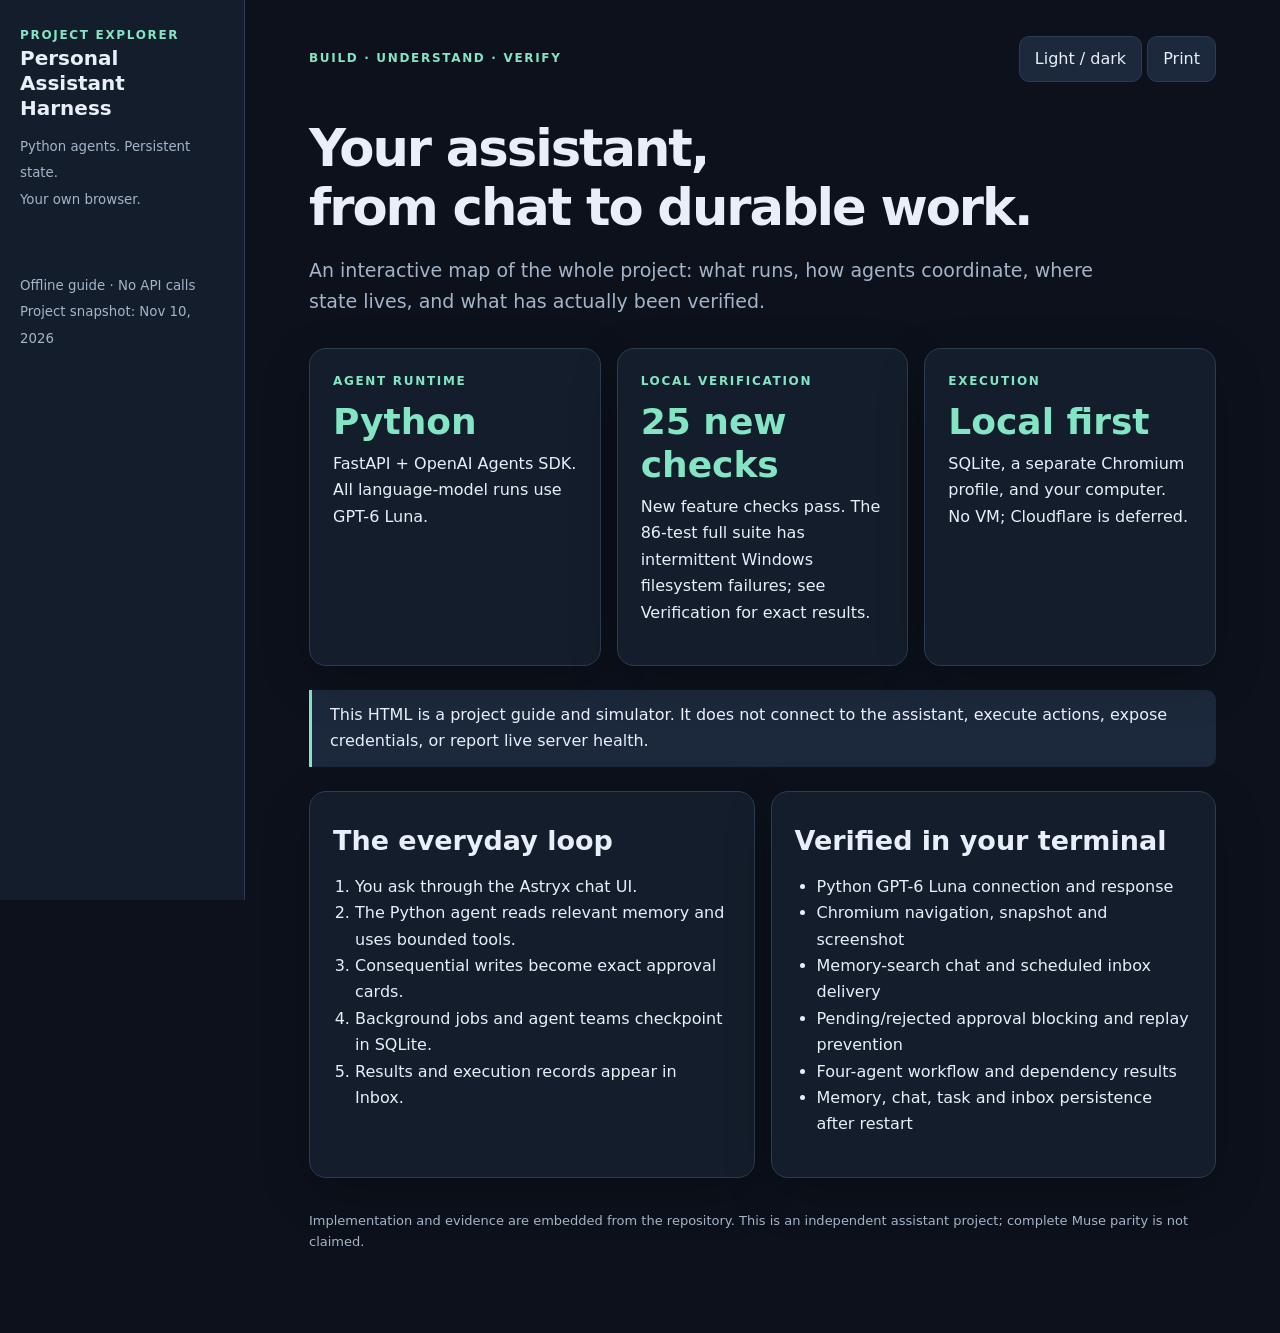
<file: docs/project-guide.template.html>
<!doctype html>
<html lang="en"><head><meta charset="utf-8"><meta name="viewport" content="width=device-width,initial-scale=1">
<title>Personal Assistant Harness · Project Explorer</title>
<style>
:root{color-scheme:dark;--bg:#0c111b;--panel:#141d2b;--soft:#1c293c;--text:#e9eff8;--muted:#a4b4c9;--line:#2c3c52;--accent:#83e5c3;--warn:#ffd08a;--shadow:0 16px 50px #0003}*{box-sizing:border-box}body{margin:0;background:var(--bg);color:var(--text);font:16px/1.65 system-ui,sans-serif}body.light{color-scheme:light;--bg:#f2f5fa;--panel:#fff;--soft:#eaf0f8;--text:#142238;--muted:#52657c;--line:#cbd7e6;--accent:#097554;--warn:#955300;--shadow:0 16px 50px #182d5010}button,input,select{font:inherit}button,a{touch-action:manipulation}button{cursor:pointer;color:var(--text);background:var(--soft);border:1px solid var(--line);border-radius:10px;padding:9px 15px}button:hover{border-color:var(--accent)}button:focus-visible,a:focus-visible,input:focus-visible,select:focus-visible{outline:3px solid var(--accent);outline-offset:3px}button[aria-selected=true],button.active{background:var(--accent);color:var(--bg);font-weight:700}button:disabled{opacity:.5;cursor:default}a{color:var(--accent)}aside{position:fixed;inset:0 auto 0 0;width:245px;padding:26px 20px;background:var(--panel);border-right:1px solid var(--line);overflow:auto}main{max-width:1440px;margin-left:245px;padding:36px 5vw 80px}.brand{font-size:20px;font-weight:800;line-height:1.25;margin-bottom:12px}.eyebrow{font-size:12px;letter-spacing:.14em;text-transform:uppercase;color:var(--accent);font-weight:750}.subtle,small{color:var(--muted)}nav{display:grid;gap:9px;margin:30px 0}nav button{text-align:left;background:transparent}header{display:flex;justify-content:space-between;gap:20px;align-items:center}h1{font-size:clamp(32px,4vw,55px);line-height:1.15;letter-spacing:-.04em;margin:12px 0 18px;max-width:850px}h2{font-size:27px;line-height:1.3;margin:8px 0 16px}h3{font-size:18px;margin:0 0 10px}p{margin:0 0 16px}.lead{font-size:19px;color:var(--muted);max-width:800px}.grid{display:grid;grid-template-columns:repeat(3,minmax(0,1fr));gap:16px}.two{grid-template-columns:repeat(2,minmax(0,1fr))}.card{background:var(--panel);border:1px solid var(--line);border-radius:17px;padding:23px;box-shadow:var(--shadow);min-width:0}.section{margin-top:30px}.metric{font-size:36px;font-weight:800;color:var(--accent);line-height:1.2;margin:8px 0}.badge{display:inline-block;font-size:12px;line-height:1.5;border:1px solid var(--line);border-radius:20px;padding:4px 10px;margin-bottom:12px;color:var(--accent)}.pending{color:var(--warn)}.toolbar{display:flex;gap:10px;flex-wrap:wrap;margin:22px 0}input,select{background:var(--panel);color:var(--text);border:1px solid var(--line);border-radius:10px;padding:10px;max-width:100%}input{flex:1;min-width:180px}.pane[hidden]{display:none}.note{border-left:3px solid var(--accent);padding:12px 18px;background:var(--soft);border-radius:0 10px 10px 0;margin:24px 0}.architecture{display:grid;gap:14px}.layer{display:grid;grid-template-columns:repeat(3,minmax(0,1fr));gap:12px}.node{min-height:95px;text-align:left}.node strong{display:block}.connector{text-align:center;color:var(--muted);font-size:14px}.detail{min-height:170px;margin-top:18px}.mono,code,pre{font-family:ui-monospace,Consolas,monospace}pre{white-space:pre-wrap;overflow-wrap:anywhere;background:var(--bg);padding:16px;border:1px solid var(--line);border-radius:10px;font-size:13px;line-height:1.7}.doc{white-space:pre-wrap;font-size:14px;line-height:1.85;max-height:70vh;overflow:auto}.steps{display:grid;grid-template-columns:repeat(2,minmax(0,1fr));gap:14px}.stage{border:1px solid var(--line);border-radius:12px;padding:16px;background:var(--soft)}.stage.done{border-color:var(--accent)}.stage.running{border-color:var(--warn)}.stage .state{font-size:12px;text-transform:uppercase;letter-spacing:.08em;color:var(--muted)}.stage.done .state{color:var(--accent)}.stage.running .state{color:var(--warn)}.stage p{font-size:14px;margin:8px 0 0}.log{min-height:110px;font-size:14px}.command{position:relative}.command button{font-size:12px;float:right}.tablewrap{overflow:auto}table{width:100%;border-collapse:collapse;font-size:14px}td,th{text-align:left;padding:13px;border-bottom:1px solid var(--line);vertical-align:top}th{color:var(--muted)}ul,ol{padding-left:22px}.footer{margin-top:32px;font-size:13px;color:var(--muted)}.empty{padding:35px;text-align:center;color:var(--muted)}#announcement{min-height:25px;color:var(--accent);font-size:13px} @media(max-width:1000px){.grid{grid-template-columns:repeat(2,minmax(0,1fr))}aside{width:205px}main{margin-left:205px;padding:30px}}@media(max-width:700px){aside{position:relative;width:auto;padding:20px}nav{display:flex;overflow:auto;margin:18px 0 0}nav button{white-space:nowrap}main{margin:0;padding:24px 18px}.grid,.two,.layer,.steps{grid-template-columns:1fr}header{align-items:flex-start}h1{font-size:36px}.doc{max-height:none}}@media print{aside,.toolbar,header button,.command button{display:none}main{margin:0;padding:0}.pane[hidden]{display:block}body{color:#111;background:white}.card,pre{box-shadow:none;background:white;color:#111;break-inside:avoid}.doc{max-height:none}.pane{page-break-before:always}.grid{grid-template-columns:1fr 1fr}}
</style></head><body>
<aside><div class="eyebrow">Project explorer</div><div class="brand">Personal Assistant<br>Harness</div><small>Python agents. Persistent state.<br>Your own browser.</small><nav aria-label="Guide sections" role="tablist" aria-orientation="vertical"></nav><small>Offline guide · No API calls<br>Project snapshot: Nov 10, 2026</small></aside>
<main><header><span class="eyebrow">Build · Understand · Verify</span><div><button id="theme" aria-label="Toggle color theme">Light / dark</button> <button id="print">Print</button></div></header><div id="announcement" role="status" aria-live="polite"></div>
<section class="pane" id="overview"><h1>Your assistant,<br>from chat to durable work.</h1><p class="lead">An interactive map of the whole project: what runs, how agents coordinate, where state lives, and what has actually been verified.</p><div class="grid section"><article class="card"><div class="eyebrow">Agent runtime</div><div class="metric">Python</div><p>FastAPI + OpenAI Agents SDK. All language-model runs use GPT-6 Luna.</p></article><article class="card"><div class="eyebrow">Local verification</div><div class="metric">25 new checks</div><p>New feature checks pass. The 86-test full suite has intermittent Windows filesystem failures; see Verification for exact results.</p></article><article class="card"><div class="eyebrow">Execution</div><div class="metric">Local first</div><p>SQLite, a separate Chromium profile, and your computer. No VM; Cloudflare is deferred.</p></article></div><div class="note">This HTML is a project guide and simulator. It does not connect to the assistant, execute actions, expose credentials, or report live server health.</div><div class="grid two"><article class="card"><h2>The everyday loop</h2><ol><li>You ask through the Astryx chat UI.</li><li>The Python agent reads relevant memory and uses bounded tools.</li><li>Consequential writes become exact approval cards.</li><li>Background jobs and agent teams checkpoint in SQLite.</li><li>Results and execution records appear in Inbox.</li></ol></article><article class="card"><h2>Verified in your terminal</h2><ul><li>Python GPT-6 Luna connection and response</li><li>Chromium navigation, snapshot and screenshot</li><li>Memory-search chat and scheduled inbox delivery</li><li>Pending/rejected approval blocking and replay prevention</li><li>Four-agent workflow and dependency results</li><li>Memory, chat, task and inbox persistence after restart</li></ul></article></div><div class="footer">Implementation and evidence are embedded from the repository. This is an independent assistant project; complete Muse parity is not claimed.</div></section>
<section class="pane" id="architecture" hidden><h1>Follow the system.</h1><p class="lead">Choose a component to see its responsibility and source file. The cards show layers and dependencies, not a live network.</p><div class="architecture section"><div class="layer"><button class="node" data-module="ui"><strong>Astryx / React</strong>Chat, review and controls</button><button class="node" data-module="server"><strong>FastAPI</strong>Loopback HTTP boundary</button><button class="node" data-module="runtime"><strong>Coordinator</strong>Queue, tools and recovery</button></div><div class="connector">Coordinator uses the model runner and checkpoints durable work</div><div class="layer"><button class="node" data-module="agent"><strong>GPT-6 Luna runner</strong>Agents SDK · bounded turns</button><button class="node" data-module="store"><strong>SQLite</strong>State · lineage · audit</button><button class="node" data-module="workflows"><strong>Workflow graph</strong>Specialists · joins · synthesis</button></div><div class="connector">Read capabilities and proposed writes pass through explicit boundaries</div><div class="layer"><button class="node" data-module="browser"><strong>Dedicated browser</strong>Playwright + persistent profile</button><button class="node" data-module="connectors"><strong>Google connectors</strong>OAuth + encrypted credentials</button><button class="node" data-module="workspace"><strong>Confined workspace</strong>Artifacts + optional Docker</button></div></div><article class="card detail" id="moduleDetail" aria-live="polite"></article><h2 class="section">Module catalogue</h2><div id="modules" class="grid two"></div></section>
<section class="pane" id="capabilities" hidden><h1>What can it do?</h1><p class="lead">Filter by evidence level. A working module is different from a connected account or a completed live acceptance check.</p><div class="toolbar"><input id="featureSearch" aria-label="Search capabilities" placeholder="Search memory, browser, Google…"><select id="featureFilter" aria-label="Filter verification"><option value="all">All states</option><option value="live">Live verified</option><option value="component">Implemented / component tested</option><option value="setup">Needs setup or live check</option><option value="planned">Planned / deferred</option></select></div><div id="features" class="grid two"></div></section>
<section class="pane" id="workflows" hidden><h1>A team with checkpoints.</h1><p class="lead">Two specialists run independently. A verifier waits for both; synthesis waits for verification. One final result reaches Inbox.</p><div class="note">Interactive simulation only. No model calls or backend writes. Custom production graphs support 2–8 nodes; default teams support 2–4 specialists.</div><div class="toolbar"><button id="advance">Advance simulation</button><button id="failure">Simulate specialist failure</button><button id="retry">Retry failed stage</button><button id="restart">Simulate restart</button><button id="cancel">Cancel team</button><button id="reset">Reset</button></div><div id="stages" class="steps"></div><article class="card section"><h3>Coordinator log</h3><div id="workflowLog" class="log" role="status" aria-live="polite"></div></article><div class="grid two section"><article class="card"><h3>Durability</h3><p>Completed stages remain reusable. Interrupted stages can be requeued after a restart. Explicit retries are bounded to three attempts per failed agent.</p><p>Recovery can repeat an interrupted model call and incur another charge. Persisted checkpoints are not a guarantee of exactly-once external effects.</p></article><article class="card"><h3>Permissions and capacity</h3><p>Team agents are read-only: no sends, memory/file changes, approvals or further delegation. Up to two background model calls can run concurrently, subject to available token reservations.</p><p>Cancellation stops queued and running agents. The server must stay running for progress.</p></article></div></section>
<section class="pane" id="memory" hidden><h1>Memory with a history.</h1><p class="lead">SQLite is authoritative. Human-readable files are managed projections. Corrections, source IDs and confidence make saved claims inspectable.</p><div class="grid two section"><article class="card"><h3>Layers</h3><ul><li>Raw conversation history</li><li>Bounded context summary</li><li>Curated saved claims and revision lineage</li><li>Managed MEMORY.md, daily notes and person notes</li><li>Reviewable dream proposals</li></ul></article><article class="card"><h3>Retrieval</h3><p>Keyword search and bounded GPT-6 Luna ranking retrieve saved claims. History now indexes every retained local message; Luna expands queries and ranks full-text candidates. This is not a vector embedding index.</p><p>Dream application checks the memory revision used to create it; stale proposals must not silently replace newer corrections.</p></article></div><details class="card section"><summary>What happens when I ask it to forget?</summary><p class="section">The pipeline removes the recorded claim and revision history, redacts known exact derived copies, invalidates summaries, and can remove known source messages when explicitly requested.</p><p>Unrelated paraphrases, backups and external copies may remain. Projection refresh failures are reported, and stale managed files are blocked from tool reads.</p></details><h2 class="section">Local data map</h2><div class="tablewrap card"><table><thead><tr><th>Location</th><th>Purpose</th><th>Access boundary</th></tr></thead><tbody><tr><td><code>.assistant/assistant.sqlite</code></td><td>Chat, memories, goals, tasks, schedules, approvals, inbox, usage, audit</td><td>One runtime owner; SQLite transactions</td></tr><tr><td><code>.assistant/browser-profile</code></td><td>Assistant browser cookies and profile</td><td>Separate from your everyday browser</td></tr><tr><td><code>.assistant/credentials</code></td><td>Encrypted Google token vault</td><td>Outside the model workspace</td></tr><tr><td><code>.assistant/workspace</code></td><td>Artifacts, reviewed procedures, readable memory</td><td>Confined paths and symlink checks</td></tr><tr><td><code>.dev.vars</code></td><td>Local configuration and secrets</td><td>Ignored and untracked by Git</td></tr></tbody></table></div></section>
<section class="pane" id="actions" hidden><h1>Propose. Review. Execute.</h1><p class="lead">A tool proposal and a successful external action are separate records.</p><div class="grid two section"><article class="card"><h3>Approval contract</h3><ol><li>Save an immutable payload, digest and expiry.</li><li>Show the exact destination and operation for review.</li><li>Accept or reject against the expected digest.</li><li>Atomically claim execution once.</li><li>Record outcome and audit evidence.</li></ol></article><article class="card"><h3>When the outcome is uncertain</h3><p>An interrupted external write is held for checked reconciliation. Reconciliation records evidence; it does not send the action again.</p><p>Browser approval is tied to the observed page URL. A changed page or mismatched digest must block execution.</p></article></div><details class="card section" open><summary>Browser operation and manual login</summary><p class="section">The assistant owns a persistent Playwright Chromium profile. Open a manual window to enter credentials yourself; agent operations stop during manual control. Returning control restarts the dedicated context and tab IDs may change.</p><p>Public address validation and request interception block private destinations and unapproved ordinary POST writes during automation. This is not an OS network sandbox; GET side effects and DNS races remain limitations.</p></details><details class="card section"><summary>Google, credentials and optional code execution</summary><p class="section">Google needs your own OAuth client, consent screen configuration and completed consent. Gmail sending and Calendar creation also need an exact action approval. Keep the existing HARNESS_TOKEN if it protects your vault; configure CREDENTIAL_KEY deliberately before changing it.</p><p>No host-shell tool is exposed. Docker scripts require explicit opt-in and a preloaded image; they run with no network, a read-only workspace mount and bounded resources/time.</p></details></section>
<section class="pane" id="setup" hidden><h1>Run it. Verify it.</h1><p class="lead">Commands for the project root (uv and Node required). Stop the previous server before switching runtimes or using the same SQLite state.</p><div id="commands" class="grid two section"></div><div class="note">Keep the server running in a separate terminal for HTTP smoke tests. After the first local smoke phase, restart it before running restart verification. Tests use synthetic fixtures; audit records are intentionally retained.</div><details class="card"><summary>Google connection setup</summary><ol><li>Create a Google Cloud web OAuth client and enable Gmail, Calendar, Drive and Sheets APIs as needed.</li><li>Configure consent/test users and callback <code>http://127.0.0.1:8787/oauth/google/callback</code> (adjust the port if needed).</li><li>Set GOOGLE_CLIENT_ID and GOOGLE_CLIENT_SECRET in .dev.vars.</li><li>Restart, open Connections and complete consent.</li><li>Verify a bounded read before reviewing any write proposal.</li></ol></details><h2 class="section">Troubleshooting</h2><div class="grid two"><article class="card"><h3>Cannot reach the local API</h3><p>Keep <code>uv run --directory backend harness-server</code> running. Confirm its ready log and LOCAL_PORT. A compiled build does not imply the server is running.</p></article><article class="card"><h3>DNS or browser failure</h3><p>Run <code>uv run --directory backend python -m harness.cli.network_doctor</code> in the same terminal. A browser launch does not prove navigation. Keep public-address validation enabled.</p></article><article class="card"><h3>Existing smoke fixture</h3><p>If phase one completed, restart and run <code>npm --prefix frontend run test:local -- --verify-restart</code>. For incomplete fixtures, wait until the queue is idle before <code>--cleanup</code>.</p></article><article class="card"><h3>Windows file permissions</h3><p>Use your normal terminal when the restricted session cannot replace dist files or install dependencies. A second server must not recover the same live database.</p></article></div></section>
<section class="pane" id="roadmap" hidden><h1>The remaining distance.</h1><p class="lead">The local core is verified. Account access, richer outputs and hosted operation have their own acceptance gates.</p><div id="roadmapCards" class="grid two section"></div><div class="note">No VM is planned for the current scope. Language-model calls remain GPT-6 Luna only. Media generation needs a separate provider/model policy decision.</div></section>
<section class="pane" id="reference" hidden><h1>The complete reference.</h1><p class="lead">Repository documentation is embedded in this file. Search within the selected document; no internet connection is required.</p><div class="toolbar"><select id="docSelect" aria-label="Choose document"></select><input id="docSearch" aria-label="Search selected document" placeholder="Search selected document…"><button id="docFind">Find next</button></div><div id="docResult" role="status"></div><pre class="doc" id="docContent" tabindex="0"></pre><h2 class="section">API route catalogue</h2><p class="subtle">Exact routes extracted from the runtime, plus parameterized route families. All /api routes require the bearer token. This guide never makes API requests.</p><pre id="routes"></pre></section>
</main><script id="projectData" type="application/json">__PROJECT_DATA__</script><script>
const data=JSON.parse(document.getElementById('projectData').textContent),$=s=>document.querySelector(s),all=s=>Array.from(document.querySelectorAll(s));
const sections=[['overview','Overview'],['architecture','Architecture'],['capabilities','Capabilities'],['workflows','Workflow lab'],['memory','Memory & data'],['actions','Actions & browser'],['setup','Run & test'],['roadmap','Roadmap'],['reference','Full reference']];
function announce(t){$('#announcement').textContent=t}function show(id){if(!sections.some(s=>s[0]===id))id='overview';all('.pane').forEach(x=>x.hidden=x.id!==id);all('nav button').forEach(b=>{b.setAttribute('aria-selected',b.dataset.page===id);b.tabIndex=b.dataset.page===id?0:-1});history.replaceState(null,'','#'+id)}
sections.forEach(([id,title])=>{let b=document.createElement('button');b.textContent=title;b.dataset.page=id;b.id='tab-'+id;b.setAttribute('role','tab');b.setAttribute('aria-controls',id);$('#'+id).setAttribute('role','tabpanel');$('#'+id).setAttribute('aria-labelledby',b.id);b.onclick=()=>show(id);$('nav').append(b)});$('nav').onkeydown=e=>{const buttons=all('nav button'),i=buttons.indexOf(document.activeElement);let n=i;if(['ArrowDown','ArrowRight'].includes(e.key))n=(i+1)%buttons.length;else if(['ArrowUp','ArrowLeft'].includes(e.key))n=(i+buttons.length-1)%buttons.length;else if(e.key==='Home')n=0;else if(e.key==='End')n=buttons.length-1;else return;e.preventDefault();buttons[n].click();buttons[n].focus()};show(location.hash.slice(1));window.addEventListener('hashchange',()=>show(location.hash.slice(1)));$('#theme').onclick=()=>document.body.classList.toggle('light');$('#print').onclick=()=>window.print();
const escape=t=>String(t).replace(/[&<>"']/g,c=>({'&':'&amp;','<':'&lt;','>':'&gt;','"':'&quot;',"'":'&#39;'}[c]));
function moduleDetail(key){const m=key==='ui'?['React / Astryx','Dark mode, chat, memory, goals, schedules, workflows, approvals, browser and inbox controls.']:data.modules[key];$('#moduleDetail').innerHTML='<span class="badge">'+(key==='ui'?'frontend/src/':data.modulePaths[key])+'</span><h2>'+escape(m[0])+'</h2><p>'+escape(m[1])+'</p>';all('.node').forEach(n=>n.classList.toggle('active',n.dataset.module===key))}all('.node').forEach(n=>n.onclick=()=>moduleDetail(n.dataset.module));moduleDetail('runtime');Object.entries(data.modules).forEach(([k,[name,desc]])=>{$('#modules').insertAdjacentHTML('beforeend','<article class="card"><h3>'+escape(name)+'</h3><code>'+k+'.py</code><p>'+escape(desc)+'</p></article>')});
const features=[['live','Chat & model','Python Agents SDK + GPT-6 Luna. Live marker response and usage passed.'],['live','Dedicated browser','Launch, public navigation, snapshots and screenshots passed through Python Playwright.'],['live','Memory retrieval','Saved claim/source lineage and actual memory-search tool use in chat passed.'],['live','Schedules & inbox','One-shot execution, duplicate suppression and inbox receipt passed.'],['live','Approval flow','Pending/rejected blocking, digest validation, one approved click and replay protection passed.'],['live','Workflow agents','Parallel specialists, dependency-aware verifier/synthesis, checkpoints and one final inbox result passed.'],['live','Restart recovery','Memory, chat, completed task and inbox persisted across Python server restart.'],['component','Memory corrections & dreams','Revision conflicts, lineage, forgetting and managed file behavior tested with SQLite and adapters. Live UI review remains open.'],['component','Timezone schedules & event hooks','Toronto DST tests, stable event IDs, durable queue and bounded recovery.'],['component','Goals & selective delivery','Goal steps, source evidence, repeat suppression and observation freshness checks.'],['component','Files & reviewed procedures','Confined workspace, text/web artifacts and reviewable procedure files.'],['setup','Google Workspace','Verified account/grant binding, Gmail/Calendar, opt-in Drive spreadsheet discovery and bounded Sheets reads/reviewed RAW updates; real consent remains a separate gate.'],['setup','Manual browser & persistent login','Separate profile implemented. Manual takeover and retained sign-in still require user acceptance.'],['setup','Docker script execution','Opt-in implementation; preloaded image and real isolated execution need testing.'],['planned','Hosted Cloudflare operation','Python hosting integration, tenant isolation and production acceptance deferred.'],['planned','Closed-app push notifications','Current desktop notices require Inbox open; no always-on push service.'],['planned','Rich documents & generated media','PDF/Office generators and image/video/audio providers are future work.'],['setup','Additional provider authorization','Slack reads/reviewed sends; Mastodon timeline/reviewed posts; Shopify product reads; Home Assistant exact entity states. Credentials and live checks required.'],['component','Full-history meaning search','All retained messages have an FTS5 index; GPT-6 Luna expands semantic queries and ranks candidates. No vector embeddings or exhaustive recall guarantee.'],['component','People graph and repairs','Reviewed people/groups, aliases, directed sourced relationships, graph revisions, correction/failure repair threads and evidence-based review.'],['component','Richer freshness review','Per-source re-reading, fingerprints, claim support review and held-update repairs. Live acceptance remains pending.'],['planned','Fully lazy tool schemas','A bounded dispatcher exists; dynamic namespace schema loading remains open.']];const labels={live:'Live verified',component:'Component tested',setup:'Needs setup / live check',planned:'Planned / deferred'};function renderFeatures(){const q=$('#featureSearch').value.toLowerCase(),f=$('#featureFilter').value;const items=features.filter(x=>(f==='all'||x[0]===f)&&x.join(' ').toLowerCase().includes(q));$('#features').innerHTML=items.length?items.map(([s,n,d])=>'<article class="card"><span class="badge '+(s==='live'?'':'pending')+'">'+labels[s]+'</span><h3>'+escape(n)+'</h3><p>'+escape(d)+'</p></article>').join(''):'<p class="empty">No matching capabilities.</p>'}$('#featureSearch').oninput=renderFeatures;$('#featureFilter').onchange=renderFeatures;renderFeatures();
let states,phase,receipts,cancelled;const names=['Specialist A','Specialist B','Verifier','Synthesizer'];function log(t){$('#workflowLog').textContent=t}function renderStages(){$('#stages').innerHTML=states.map((s,i)=>'<article class="stage '+s+'"><div class="state">'+s+'</div><h3>'+names[i]+'</h3><p>'+['Independent assignment · no dependencies','Independent assignment · no dependencies','Waits for both specialists','Waits for verifier; produces final answer'][i]+'</p></article>').join('');$('#advance').disabled=cancelled||receipts===1||states.includes('failed');$('#failure').disabled=cancelled||states[1]!=='running';$('#retry').disabled=!states.includes('failed')||cancelled}function reset(){states=['queued','queued','waiting','waiting'];phase=0;receipts=0;cancelled=false;log('Graph saved. No agents have run.');renderStages()}$('#reset').onclick=reset;$('#advance').onclick=()=>{const running=states.map((s,i)=>s==='running'?i:-1).filter(i=>i>=0);if(running.length){running.forEach(i=>states[i]='done');if(states[3]==='done'){receipts=1;log('All stages completed. Exactly one final inbox receipt recorded.')}else log('Running results checkpointed. Advance again to admit dependent stages.')}else if(states[0]==='queued'||states[1]==='queued'){states=states.map((s,i)=>i<2&&s==='queued'?'running':s);log('Queued specialists admitted; completed sibling checkpoints reused.')}else if(states[0]==='done'&&states[1]==='done'&&states[2]!=='done'){states[2]='running';log('Verifier receives both saved specialist results.')}else if(states[2]==='done'){states[3]='running';log('Synthesizer receives the saved verifier result.')}renderStages()};$('#failure').onclick=()=>{states[0]='done';states[1]='failed';log('Specialist A checkpoint retained. B failed; verifier remains waiting.');renderStages()};$('#retry').onclick=()=>{states[1]='queued';log('B requeued. A is reused. Real runtime enforces the attempt limit.');renderStages()};$('#restart').onclick=()=>{if(cancelled||receipts){log('Terminal team state restored; no completed agent reruns.');return}states=states.map(s=>s==='running'?'queued':s);log('Restart restored completed checkpoints. Interrupted agents requeued; an interrupted model call can incur another charge.');renderStages()};$('#cancel').onclick=()=>{if(receipts){log('Team already completed; final receipt remains.');return}cancelled=true;states=states.map(s=>s==='done'?s:'cancelled');log('Running and queued stages cancelled. Existing completed checkpoints retained.');renderStages()};reset();
const commands=[['Install dependencies','npm --prefix frontend ci\nuv sync --all-packages --locked\nuv run --directory backend playwright install chromium'],['Validate and build','npm --prefix frontend run check\nuv run --directory backend python -m unittest discover -s tests -t . -v\nnpm --prefix frontend run build'],['Start the local server','uv run --directory backend harness-server'],['Independent provider smoke tests','uv run --directory backend python -m harness.cli.smoke_model\nuv run --directory backend python -m harness.cli.smoke_browser https://playwright.dev'],['HTTP acceptance · server stays running','npm --prefix frontend run test:local\nnpm --prefix frontend run test:approvals\nnpm --prefix frontend run test:workflows'],['After restarting the server','npm --prefix frontend run test:local -- --verify-restart'],['New knowledge acceptance','uv run --directory backend python -m harness.cli.smoke_knowledge']];commands.forEach(([n,c])=>{const a=document.createElement('article');a.className='card command';a.innerHTML='<button>Copy</button><h3>'+escape(n)+'</h3><pre>'+escape(c)+'</pre>';a.querySelector('button').onclick=async()=>{try{await navigator.clipboard.writeText(c);announce('Commands copied.')}catch{const r=document.createRange();r.selectNodeContents(a.querySelector('pre'));const s=window.getSelection();s.removeAllRanges();s.addRange(r);announce('Clipboard unavailable. Commands selected; press Ctrl+C.')}};$('#commands').append(a)});
const roadmap=[['Next local acceptance','Manual browser takeover and retained login; memory/dream UI review; real Google OAuth and bounded reads; approved sends/calendar writes only after exact review.'],['Workspace expansion','Real optional Docker acceptance, richer PDF/Office artifacts and reusable procedure lifecycle.'],['Memory & proactivity','Implemented locally: retained-history retrieval, sourced people graph, freshness/support review and repair threads. Next: live acceptance and larger-scale retrieval/date verification.'],['Provider integrations','Adapters implemented: Slack, Mastodon, Shopify and Home Assistant. Each requires authorization and separate live acceptance. Broader services remain future work.'],['Hosted operation','Python service hosting, Cloudflare adapters, public identity, tenant isolation, retention/export and closed-app push.'],['Production assurance','Broader recovery and failure checks, observability, operational resource budgets and repeated acceptance on hosted infrastructure.']];$('#roadmapCards').innerHTML=roadmap.map(([n,d],i)=>'<article class="card"><span class="badge pending">'+(i===0?'Next gate':(i===2||i===3)?'Implemented · live checks pending':'Deferred')+'</span><h3>'+n+'</h3><p>'+d+'</p></article>').join('');
Object.keys(data.docs).forEach(k=>{let o=document.createElement('option');o.value=k;o.textContent=k;$('#docSelect').append(o)});let findOffset=0;function loadDoc(){$('#docContent').textContent=data.docs[$('#docSelect').value];findOffset=0;$('#docResult').textContent=''}$('#docSelect').onchange=loadDoc;loadDoc();$('#docSearch').oninput=()=>findOffset=0;$('#docFind').onclick=()=>{const q=$('#docSearch').value.toLowerCase(),p=$('#docContent'),t=p.textContent.toLowerCase();if(!q)return;let i=t.indexOf(q,findOffset);if(i<0)i=t.indexOf(q);if(i<0){$('#docResult').textContent='No match in this document.';return}findOffset=i+q.length;const r=document.createRange();r.setStart(p.firstChild,i);r.setEnd(p.firstChild,i+q.length);const s=window.getSelection();s.removeAllRanges();s.addRange(r);p.focus();p.scrollTop=(t.slice(0,i).split('\n').length-4)*parseFloat(getComputedStyle(p).lineHeight);$('#docResult').textContent='Match at character '+(i+1)};$('#routes').textContent=data.routes.map(r=>'/api'+r).join('\n')+'\n\nParameterized families (see runtime.py for method and payload):\n/api/memories/:id[/lineage|/forget]\n/api/workflows/:id[/cancel|/retry]\n/api/goals/:id[/run]\n/api/tasks/:id[/cancel|/retry]\n/api/approvals/:id/decision\n/api/approvals/:id/reconcile\n/api/notifications/:id/read\n/api/schedules/:id\n\nPublic status: /health\nOAuth callback: /oauth/google/callback';
</script></body></html>
</file>
